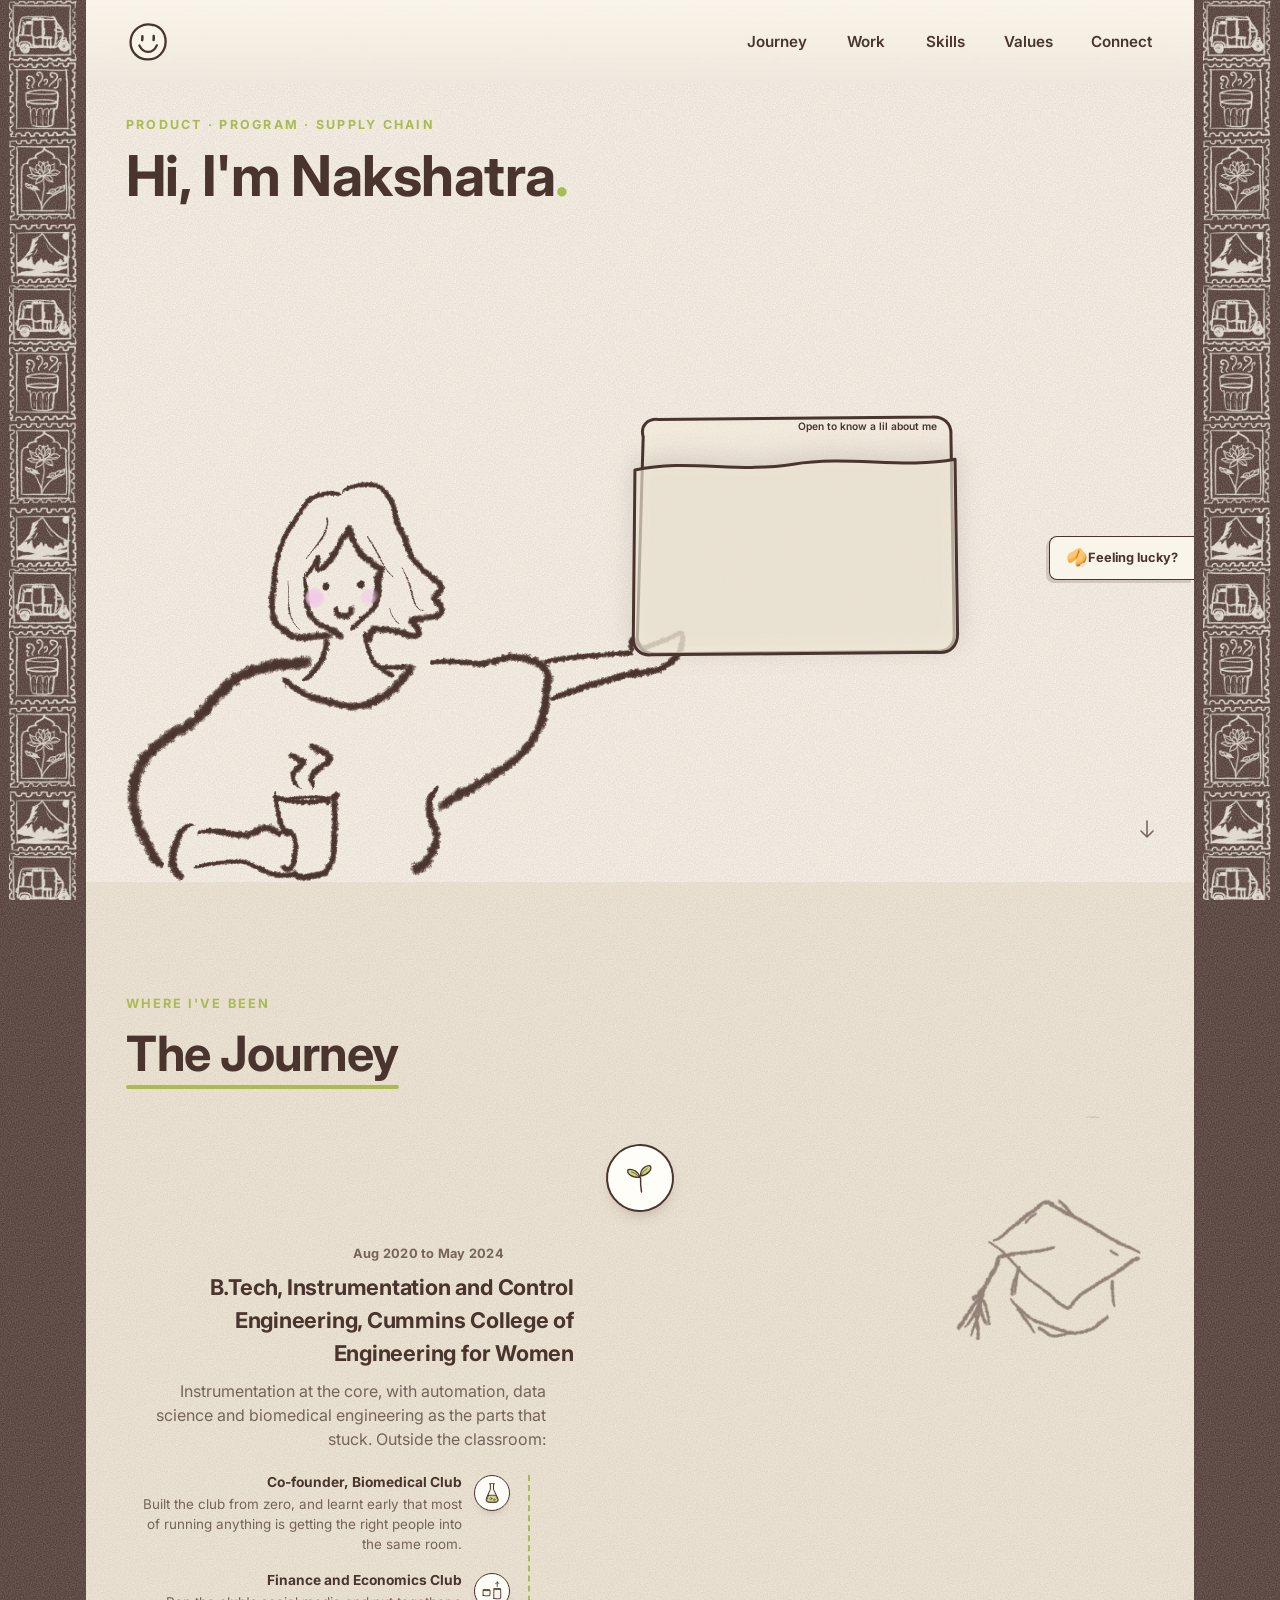
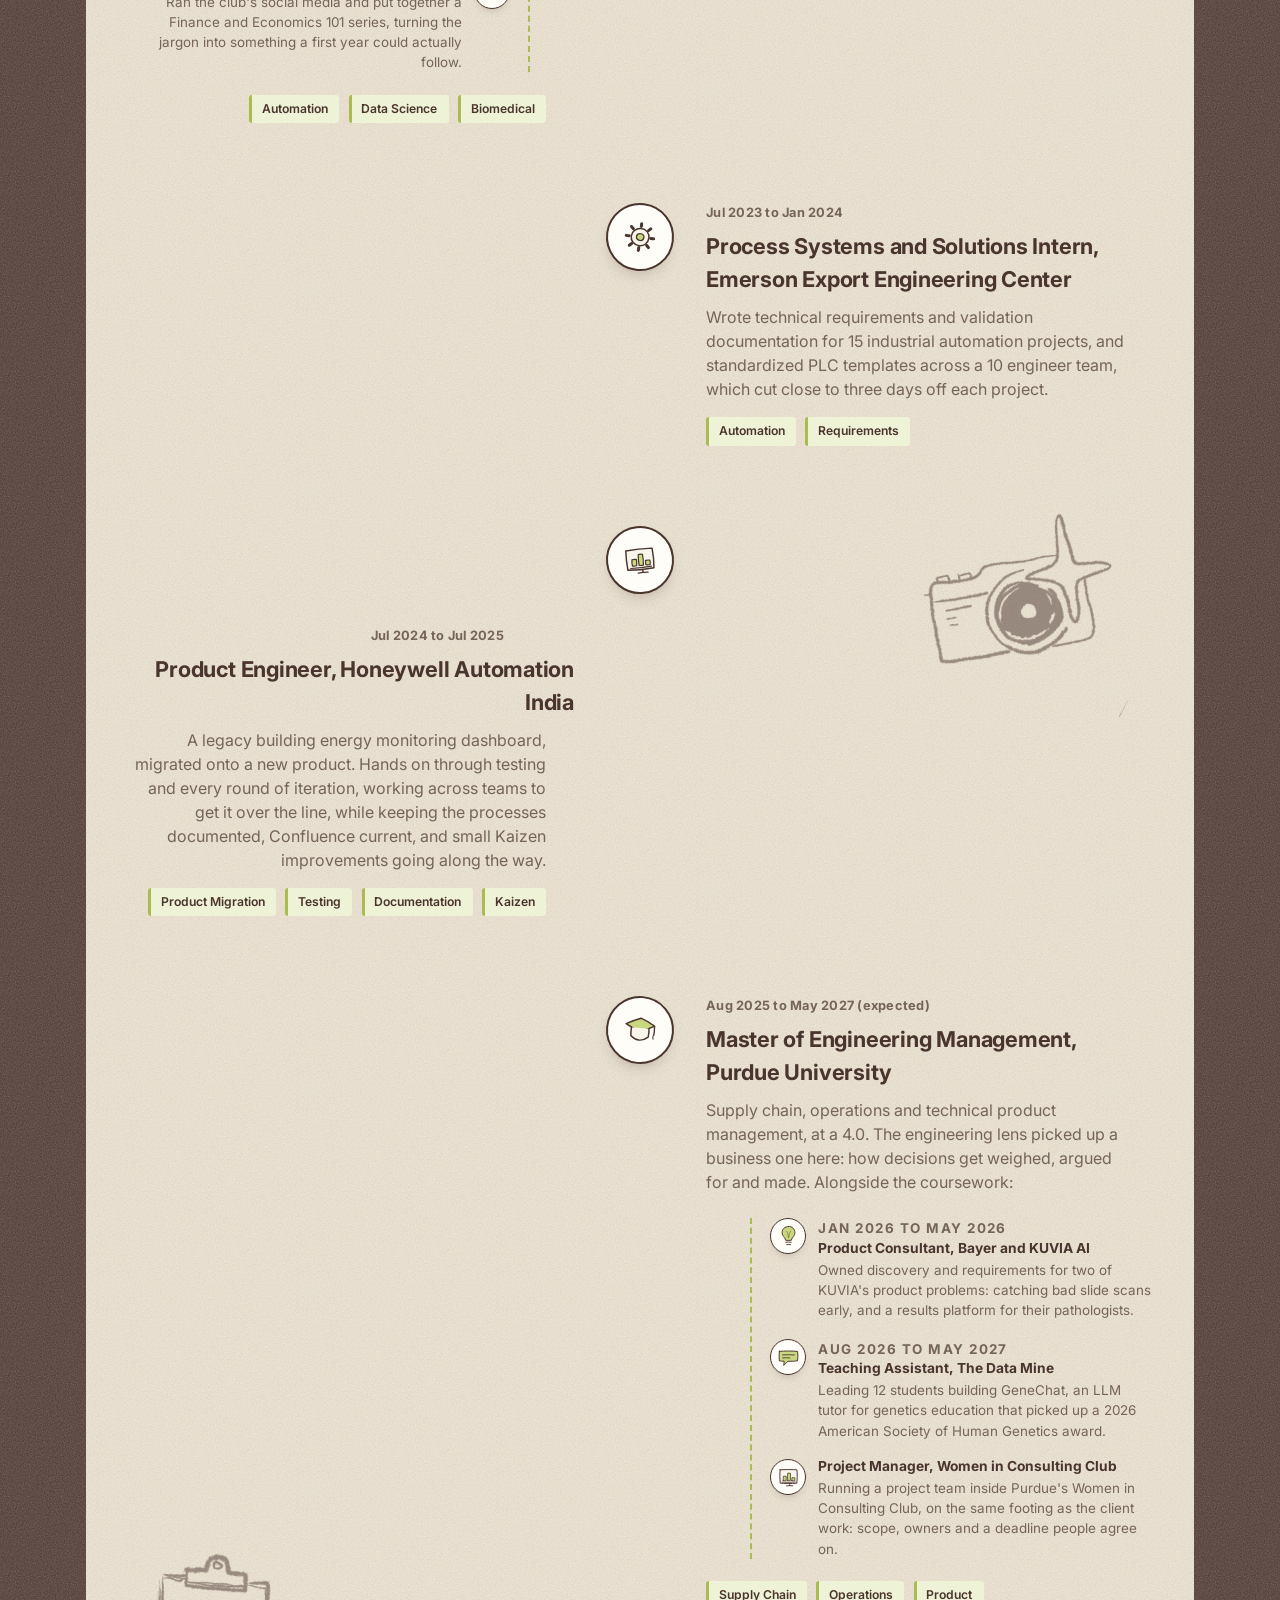
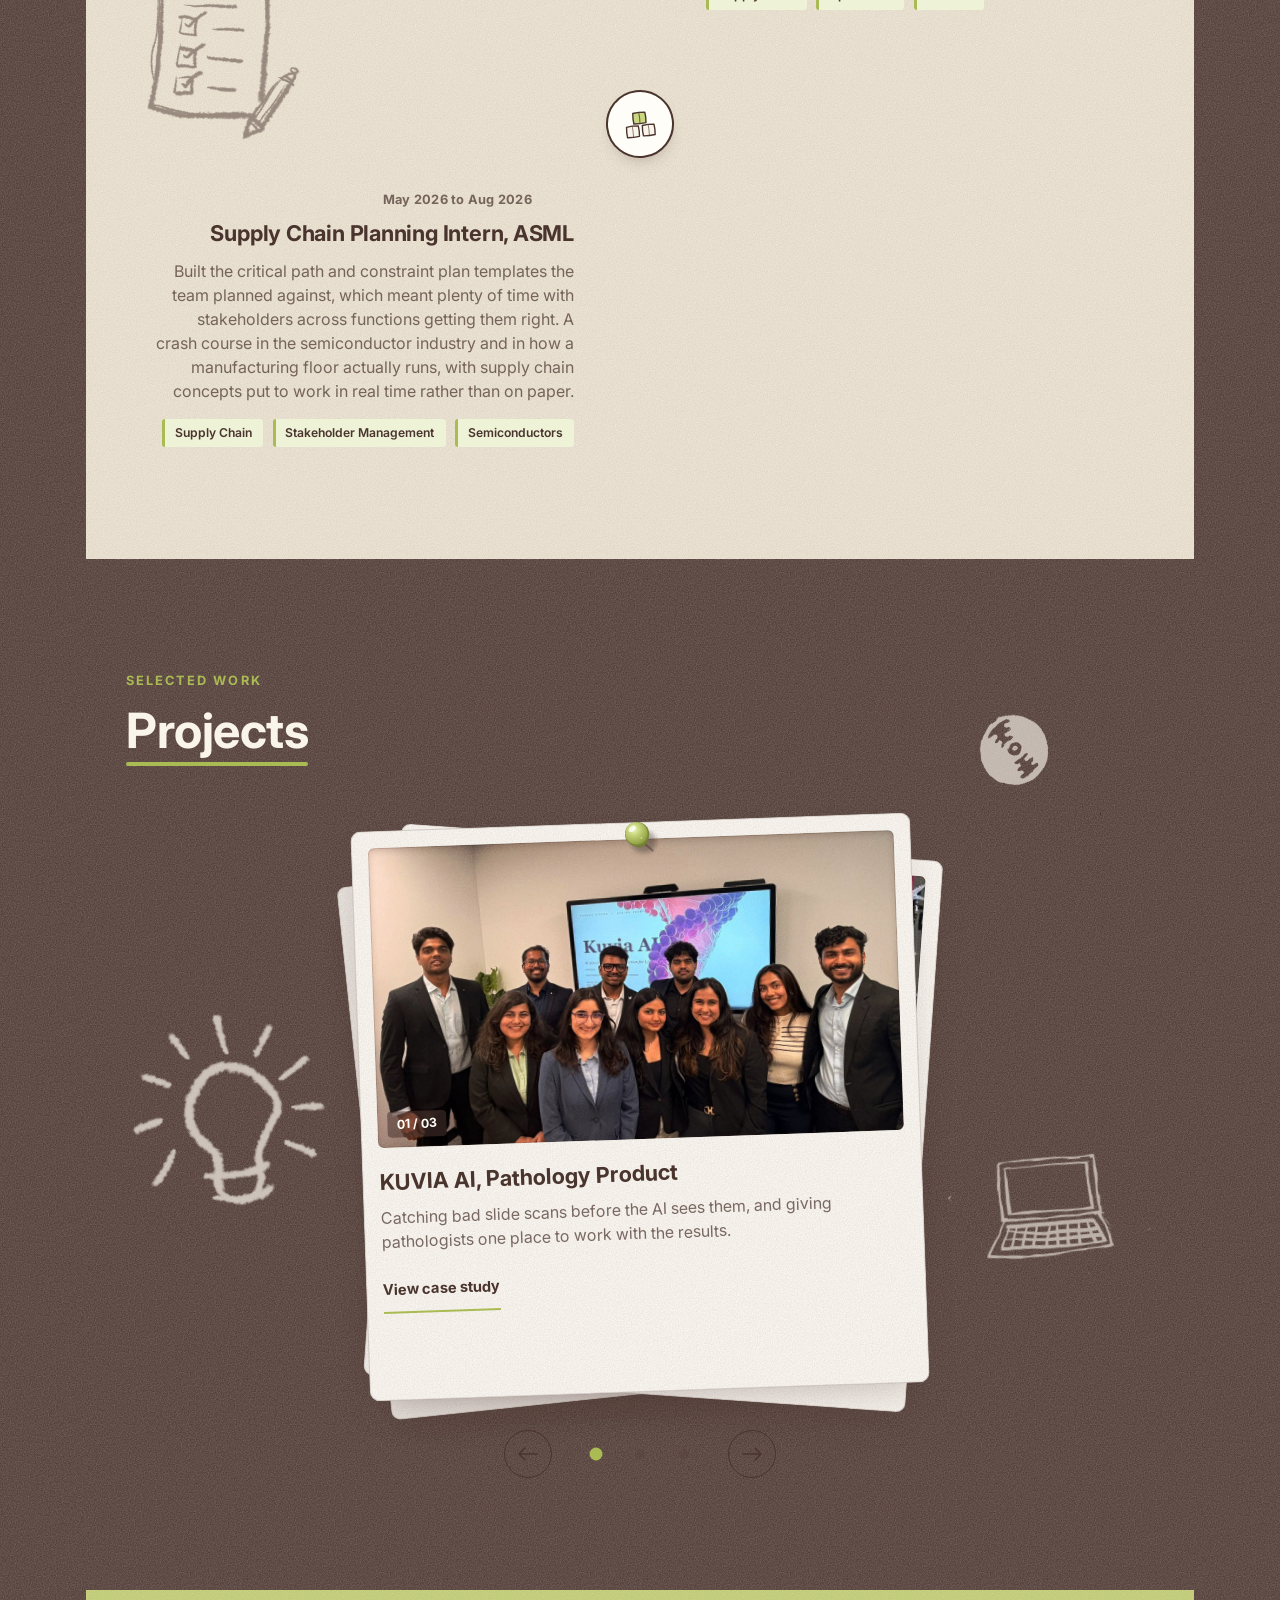
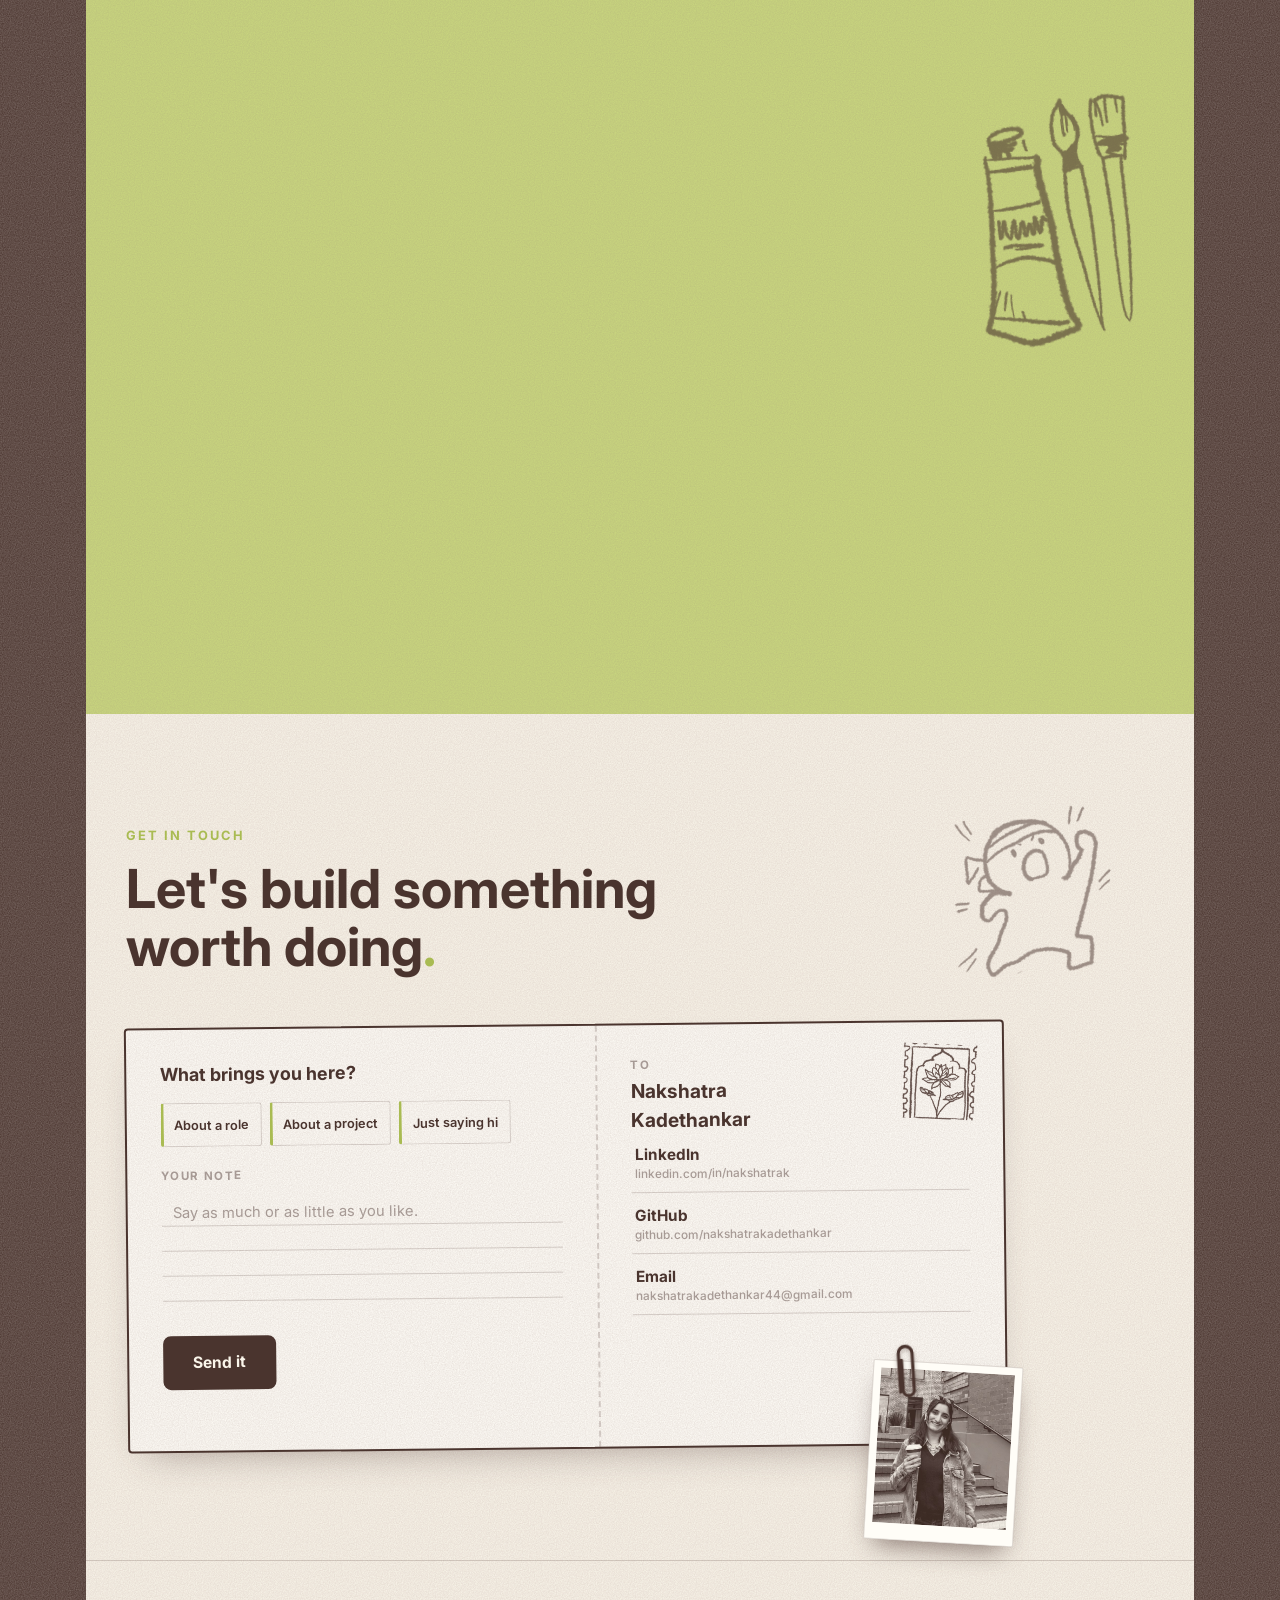
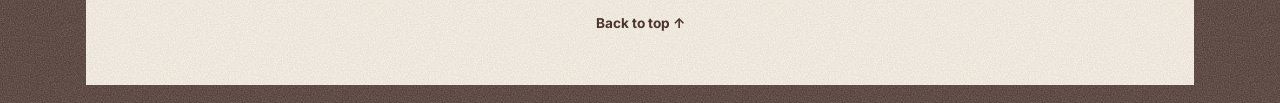
<file: index.html>
<!DOCTYPE html>
<html lang="en">
<head>
<meta charset="UTF-8">
<meta name="viewport" content="width=device-width, initial-scale=1.0">
<title>Nakshatra Kadethankar | Product, Program, Supply Chain</title>
<meta name="description" content="Product, program and supply chain. Engineering Management at Purdue, building things with AI on the side.">

<!-- link previews (LinkedIn, WhatsApp, Slack, iMessage, X). Absolute URLs:
     scrapers do not resolve relative paths. -->
<link rel="canonical" href="https://nakshatra-kadethankar-portfolio.vercel.app/">
<meta property="og:type" content="website">
<meta property="og:site_name" content="Nakshatra Kadethankar">
<meta property="og:url" content="https://nakshatra-kadethankar-portfolio.vercel.app/">
<meta property="og:title" content="Nakshatra Kadethankar | Portfolio">
<meta property="og:description" content="Product, program and supply chain. Engineering Management at Purdue, building things with AI on the side.">
<meta property="og:image" content="https://nakshatra-kadethankar-portfolio.vercel.app/assets/og-image.jpg">
<meta property="og:image:width" content="1200">
<meta property="og:image:height" content="630">
<meta property="og:image:alt" content="Hand-drawn illustration of Nakshatra next to the words Hi, I'm Nakshatra">
<meta name="twitter:card" content="summary_large_image">
<meta name="twitter:title" content="Nakshatra Kadethankar | Portfolio">
<meta name="twitter:description" content="Product, program and supply chain. Engineering Management at Purdue, building things with AI on the side.">
<meta name="twitter:image" content="https://nakshatra-kadethankar-portfolio.vercel.app/assets/og-image.jpg">
<meta name="author" content="Nakshatra Kadethankar">

<link rel="preconnect" href="https://fonts.googleapis.com">
<link rel="preconnect" href="https://fonts.gstatic.com" crossorigin>
<link href="https://fonts.googleapis.com/css2?family=Inter:wght@400;500;600;700&display=swap" rel="stylesheet">

<link rel="icon" href="assets/favicon.svg" type="image/svg+xml">
<link rel="apple-touch-icon" href="assets/apple-touch-icon.png">
<meta name="theme-color" content="#FAF5EA">
<link rel="stylesheet" href="styles.css">
</head>
<body>

<!-- filter used by .polaroid-grain for the film-grain texture overlay -->
<svg width="0" height="0" style="position:absolute" aria-hidden="true">
  <filter id="filmGrain">
    <feTurbulence type="fractalNoise" baseFrequency="0.85" numOctaves="2" stitchTiles="stitch" result="noise"/>
    <feColorMatrix in="noise" type="matrix" values="0 0 0 0 0  0 0 0 0 0  0 0 0 0 0  0 0 0 0.6 0"/>
  </filter>
</svg>

<!-- stamp strips down both frame gutters -->
<div class="frame-strip frame-strip--left" aria-hidden="true"></div>
<div class="frame-strip frame-strip--right" aria-hidden="true"></div>

<!-- scroll progress indicator -->
<div class="scroll-progress" aria-hidden="true"><span id="scrollProgressBar"></span></div>

<!-- ============ NAV ============ -->
<header class="site-nav" id="siteNav">
  <a href="#home" class="nav-logo" aria-label="Nakshatra Kadethankar, back to top"><img src="assets/smile.svg" alt="" aria-hidden="true"></a>

  <nav class="nav-links" id="navLinks">
    <a href="#journey" data-smooth-scroll>Journey<img class="nav-doodle" src="assets/illustrations/nav-journey.png" alt="" aria-hidden="true"></a>
    <a href="#work" data-smooth-scroll>Work<img class="nav-doodle" src="assets/illustrations/nav-work.png" alt="" aria-hidden="true"></a>
    <a href="skills.html">Skills<img class="nav-doodle" src="assets/illustrations/laptop.png" alt="" aria-hidden="true"></a>
    <a href="#values" data-smooth-scroll>Values<img class="nav-doodle" src="assets/illustrations/nav-notes.png" alt="" aria-hidden="true"></a>
    <a href="#connect" data-smooth-scroll>Connect<img class="nav-doodle" src="assets/illustrations/nav-connect.png" alt="" aria-hidden="true"></a>
  </nav>

  <button class="nav-toggle" id="navToggle" aria-label="Open menu" aria-expanded="false" aria-controls="mobileNav">
    <span></span><span></span><span></span>
  </button>
</header>

<!-- ============ MOBILE NAV OVERLAY ============ -->
<div class="mobile-nav" id="mobileNav">
  <a href="#journey" class="mobile-link">Journey<img class="mobile-doodle" src="assets/illustrations/nav-journey.png" alt="" aria-hidden="true"></a>
  <a href="#work" class="mobile-link">Work<img class="mobile-doodle" src="assets/illustrations/nav-work.png" alt="" aria-hidden="true"></a>
  <a href="skills.html" class="mobile-link">Skills<img class="mobile-doodle" src="assets/illustrations/laptop.png" alt="" aria-hidden="true"></a>
  <a href="#values" class="mobile-link">Values<img class="mobile-doodle" src="assets/illustrations/nav-notes.png" alt="" aria-hidden="true"></a>
  <a href="#connect" class="mobile-link">Connect<img class="mobile-doodle" src="assets/illustrations/nav-connect.png" alt="" aria-hidden="true"></a>
</div>

<!-- hidden easter egg tab, intentionally not in main nav -->
<a href="fortune.html" class="fortune-tab" id="fortuneTab" aria-label="A little something extra">
  <span class="fortune-emoji" aria-hidden="true">🥠</span>
  <span class="fortune-label">Feeling lucky?</span>
</a>

<main>

  <!-- ============ HERO ============ -->
  <section id="home" class="hero">
    <div class="hero-inner">

      <div class="hero-intro">
        <p class="hero-eyebrow reveal">Product &middot; Program &middot; Supply Chain</p>
        <h1 class="hero-title reveal">Hi, I'm Nakshatra<span class="accent-dot">.</span></h1>
      </div>

      <div class="hero-figure-wrap reveal">
        <img class="hero-figure" src="assets/illustrations/hero-figure.png"
             alt="Hand-drawn illustration of Nakshatra holding a mug, one hand held out">

        <!-- folder sits in her outstretched palm (measured at 44.6% down the art) -->
        <div class="folder-stage">

          <button class="folder" id="introFolder" aria-label="Open to know a little about me" aria-expanded="false" aria-controls="introOverlay">
            <!-- shapes are hand-wobbled paths rather than CSS rectangles, so the
                 edges read as brush strokes next to her drawing -->
            <span class="folder-back" aria-hidden="true">
              <svg viewBox="0 0 400 300" preserveAspectRatio="none">
                <path d="M16,30 C12,16 22,8 34,9 L366,6 C380,5 390,14 389,28 L393,268 C394,283 384,291 370,290 L32,293 C18,294 8,285 9,271 Z"
                  vector-effect="non-scaling-stroke"/>
              </svg>
            </span>
            <span class="folder-front" aria-hidden="true">
              <svg viewBox="0 0 400 264" preserveAspectRatio="none">
                <path d="M6,34 C68,20 132,38 198,27 C264,16 332,33 394,21 L397,230 C398,247 388,256 374,255 L26,258 C12,259 3,250 4,236 Z"
                  vector-effect="non-scaling-stroke"/>
              </svg>
            </span>
            <span class="folder-open" aria-hidden="true">Open to know a lil about me</span>
          </button>
        </div>
      </div>

    </div>

    <span class="scroll-hint scroll-hint-right" aria-hidden="true">
      <svg width="14" height="20" viewBox="0 0 14 20" fill="none"><path d="M7 1v16M1 11l6 6 6-6" stroke="currentColor" stroke-width="1.6" stroke-linecap="round" stroke-linejoin="round"/></svg>
    </span>
  </section>

  <!-- ============ JOURNEY ============ -->
  <section id="journey" class="section journey">
    <img class="deco" src="assets/illustrations/checklist.png" alt="" aria-hidden="true"
           style="--x:6%;--y:79%;--size:150px;--r:6deg;--op:0.5;">
    <img class="deco" src="assets/illustrations/camera.png" alt="" aria-hidden="true"
           style="--x:76%;--y:43%;--size:190px;--r:-7deg;--op:0.5;">
    <img class="deco" src="assets/illustrations/grad-cap.png" alt="" aria-hidden="true"
           style="--x:80%;--y:8%;--size:172px;--r:9deg;--op:0.55;">
    <div class="section-inner">
      <div class="section-head">
        <p class="eyebrow reveal">Where I've been</p>
        <h2 class="section-title reveal">The Journey</h2>
      </div>

      <div class="journey-path">
        <!-- Whimsical curvy trail, not a literal map. Approximate alignment only: re-check
             this SVG against the flex-positioned icons whenever the layout changes. -->
        <svg class="timeline__path" viewBox="0 0 100 100" preserveAspectRatio="none" aria-hidden="true">
          <path d="M50,2 Q 58,10 50,18 Q 42,26 50,34 Q 58,42 50,50 Q 42,58 50,66 Q 58,74 50,82 Q 42,90 50,98"
            fill="none" stroke="#4A342E" stroke-width="0.5" stroke-dasharray="1.6 2.2" stroke-linecap="round" vector-effect="non-scaling-stroke"/>
        </svg>
        <div class="timeline__spine" aria-hidden="true"></div>

        <div class="journey-item side-left">
          <div class="journey-icon" aria-hidden="true">
            <img src="assets/illustrations/plant.svg" alt="" width="64" height="64">
          </div>
          <div class="journey-text">
            <p class="timeline-date">Aug 2020 to May 2024</p>
            <h3>B.Tech, Instrumentation and Control Engineering, Cummins College of Engineering for Women</h3>
            <p>Instrumentation at the core, with automation, data science and biomedical engineering as the parts that stuck. Outside the classroom:</p>
            <ul class="journey-sub">
              <li>
                <img class="journey-sub-icon" src="assets/illustrations/flask.svg" alt="" width="64" height="64" aria-hidden="true">
                <div class="journey-sub-body">
                  <h4>Co-founder, Biomedical Club</h4>
                  <p>Built the club from zero, and learnt early that most of running anything is
                    getting the right people into the same room.</p>
                </div>
              </li>
              <li>
                <img class="journey-sub-icon" src="assets/illustrations/coins.svg" alt="" width="64" height="64" aria-hidden="true">
                <div class="journey-sub-body">
                  <h4>Finance and Economics Club</h4>
                  <p>Ran the club's social media and put together a Finance and Economics 101
                    series, turning the jargon into something a first year could actually follow.</p>
                </div>
              </li>
            </ul>
            <div class="tag-row"><span class="tag">Automation</span><span class="tag">Data Science</span><span class="tag">Biomedical</span></div>
          </div>
        </div>

        <div class="journey-item side-right">
          <div class="journey-icon" aria-hidden="true">
            <img src="assets/illustrations/gear.svg" alt="" width="64" height="64">
          </div>
          <div class="journey-text">
            <p class="timeline-date">Jul 2023 to Jan 2024</p>
            <h3>Process Systems and Solutions Intern, Emerson Export Engineering Center</h3>
            <p>Wrote technical requirements and validation documentation for 15 industrial automation projects, and standardized PLC templates across a 10 engineer team, which cut close to three days off each project.</p>
            <div class="tag-row"><span class="tag">Automation</span><span class="tag">Requirements</span></div>
          </div>
        </div>

        <div class="journey-item side-left">
          <div class="journey-icon" aria-hidden="true">
            <img src="assets/illustrations/chart.svg" alt="" width="64" height="64">
          </div>
          <div class="journey-text">
            <p class="timeline-date">Jul 2024 to Jul 2025</p>
            <h3>Product Engineer, Honeywell Automation India</h3>
            <p>A legacy building energy monitoring dashboard, migrated onto a new product. Hands on through testing and every round of iteration, working across teams to get it over the line, while keeping the processes documented, Confluence current, and small Kaizen improvements going along the way.</p>
            <div class="tag-row"><span class="tag">Product Migration</span><span class="tag">Testing</span><span class="tag">Documentation</span><span class="tag">Kaizen</span></div>
          </div>
        </div>

        <div class="journey-item side-right">
          <div class="journey-icon" aria-hidden="true">
            <img src="assets/illustrations/cap.svg" alt="" width="64" height="64">
          </div>
          <div class="journey-text">
            <p class="timeline-date">Aug 2025 to May 2027 (expected)</p>
            <h3>Master of Engineering Management, Purdue University</h3>
            <p>Supply chain, operations and technical product management, at a 4.0. The engineering lens picked up a business one here: how decisions get weighed, argued for and made. Alongside the coursework:</p>
            <ul class="journey-sub">
              <li>
                <img class="journey-sub-icon" src="assets/illustrations/bulb.svg" alt="" width="64" height="64" aria-hidden="true">
                <div class="journey-sub-body">
                  <p class="journey-sub-date">Jan 2026 to May 2026</p>
                  <h4>Product Consultant, Bayer and KUVIA AI</h4>
                  <p>Owned discovery and requirements for two of KUVIA's product problems: catching bad slide scans early, and a results platform for their pathologists.</p>
                </div>
              </li>
              <li>
                <img class="journey-sub-icon" src="assets/illustrations/chat.svg" alt="" width="64" height="64" aria-hidden="true">
                <div class="journey-sub-body">
                  <p class="journey-sub-date">Aug 2026 to May 2027</p>
                  <h4>Teaching Assistant, The Data Mine</h4>
                  <p>Leading 12 students building GeneChat, an LLM tutor for genetics education that picked up a 2026 American Society of Human Genetics award.</p>
                </div>
              </li>
              <li>
                <img class="journey-sub-icon" src="assets/illustrations/chart.svg" alt="" width="64" height="64" aria-hidden="true">
                <div class="journey-sub-body">
                  <h4>Project Manager, Women in Consulting Club</h4>
                  <p>Running a project team inside Purdue's Women in Consulting Club, on the
                    same footing as the client work: scope, owners and a deadline people agree on.</p>
                </div>
              </li>
            </ul>
            <div class="tag-row"><span class="tag">Supply Chain</span><span class="tag">Operations</span><span class="tag">Product</span></div>
          </div>
        </div>

        <div class="journey-item side-left">
          <div class="journey-icon" aria-hidden="true">
            <img src="assets/illustrations/boxes.svg" alt="" width="64" height="64">
          </div>
          <div class="journey-text">
            <p class="timeline-date">May 2026 to Aug 2026</p>
            <h3>Supply Chain Planning Intern, ASML</h3>
            <p>Built the critical path and constraint plan templates the team planned against, which meant plenty of time with stakeholders across functions getting them right. A crash course in the semiconductor industry and in how a manufacturing floor actually runs, with supply chain concepts put to work in real time rather than on paper.</p>
            <div class="tag-row"><span class="tag">Supply Chain</span><span class="tag">Stakeholder Management</span><span class="tag">Semiconductors</span></div>
          </div>
        </div>
      </div>
    </div>
  </section>

  <!-- ============ WORK ============ -->
  <section id="work" class="section work section--brown">
    <div class="band" aria-hidden="true"></div>
    <img class="deco" src="assets/illustrations/lightbulb.png" alt="" aria-hidden="true"
           style="--x:4%;--y:44%;--size:195px;--r:-6deg;--op:0.7;">
    <img class="deco" src="assets/illustrations/laptop.png" alt="" aria-hidden="true"
           style="--x:78%;--y:58%;--size:200px;--r:-5deg;--op:0.6;">
    <img class="deco" src="assets/illustrations/wow.png" alt="" aria-hidden="true"
           style="--x:81%;--y:9%;--size:162px;--r:8deg;--op:0.65;">
    <div class="section-inner">
      <div class="section-head">
        <p class="eyebrow reveal">Selected work</p>
        <h2 class="section-title reveal">Projects</h2>
      </div>

      <div class="polaroid-stage reveal reveal-2">
        <div class="polaroid-stack" id="polaroidStack">

          <article class="polaroid" data-project="p2" style="--tape:#4A342E;">
            <button class="polaroid-photo" type="button" style="background-image:url('assets/photos/case-kuvia.jpg');" data-open-modal="p2" aria-label="Open case study: KUVIA AI, Pathology Product">
              <span class="polaroid-grain" aria-hidden="true"></span>
              <span class="polaroid-index">01 / 03</span>
            </button>
            <div class="polaroid-caption">
              <h3 class="polaroid-title">KUVIA AI, Pathology Product</h3>
              <p class="polaroid-summary">Catching bad slide scans before the AI sees them, and giving pathologists one place to work with the results.</p>
              <button class="polaroid-cta" type="button" data-open-modal="p2">View case study</button>
            </div>
          </article>

          <article class="polaroid" data-project="p1" style="--tape:#C9D77E;">
            <button class="polaroid-photo" type="button" style="background-image:url('assets/photos/case-boeing.jpg');" data-open-modal="p1" aria-label="Open case study: Boeing 737 MAX Supply Chain Strategy">
              <span class="polaroid-grain" aria-hidden="true"></span>
              <span class="polaroid-index">02 / 03</span>
            </button>
            <div class="polaroid-caption">
              <h3 class="polaroid-title">Boeing 737 MAX Supply Chain Strategy</h3>
              <p class="polaroid-summary">Where a capped production rate and a long supplier network tie up billions in working capital, and what it would take to unlock it.</p>
              <button class="polaroid-cta" type="button" data-open-modal="p1">View case study</button>
            </div>
          </article>

          <article class="polaroid" data-project="p6" style="--tape:#4A342E;">
            <button class="polaroid-photo" type="button" style="background-image:url('assets/photos/case-spotify.jpg');" data-open-modal="p6" aria-label="Open case study: Aux Cord Diagnosis">
              <span class="polaroid-grain" aria-hidden="true"></span>
              <span class="polaroid-index">03 / 03</span>
            </button>
            <div class="polaroid-caption">
              <h3 class="polaroid-title">Aux Cord Diagnosis</h3>
              <p class="polaroid-summary">A Spotify login, your real top tracks, and Claude writing you a mock medical report about your taste in music.</p>
              <button class="polaroid-cta" type="button" data-open-modal="p6">View case study</button>
            </div>
          </article>
        </div>

        <div class="polaroid-controls">
          <button class="icon-btn" id="prevSlide" aria-label="Previous project">
            <svg width="20" height="14" viewBox="0 0 20 14" fill="none"><path d="M19 7H1M1 7l6-6M1 7l6 6" stroke="currentColor" stroke-width="1.6" stroke-linecap="round" stroke-linejoin="round"/></svg>
          </button>
          <div class="carousel-dots" id="carouselDots" role="tablist" aria-label="Project slides"></div>
          <button class="icon-btn" id="nextSlide" aria-label="Next project">
            <svg width="20" height="14" viewBox="0 0 20 14" fill="none"><path d="M1 7h18M13 1l6 6-6 6" stroke="currentColor" stroke-width="1.6" stroke-linecap="round" stroke-linejoin="round"/></svg>
          </button>
        </div>
      </div>
    </div>
  </section>

  <!-- ============ CASE STUDY TEMPLATES (cloned into the modal by script.js) ============ -->
  <template id="project-p1">
    <p class="modal-eyebrow">Graduate project &middot; Purdue University</p>
    <h3>Boeing 737 MAX Supply Chain Strategy</h3>
    <div class="case-grid">
      <div><h4>Problem</h4><p>The 737 MAX was producing well under demand, with cost and working capital locked up across a supplier network long enough that no single team could see all of it at once.</p></div>
      <div><h4>Approach</h4><p>Mapped the supply chain end to end to find where sourcing and cost reduction were genuinely available, not just assumed, and built the improvement strategy around those points.</p></div>
      <div><h4>Outcome</h4><p>A strategy projecting 6 billion dollars in working capital reduction, with a KPI roadmap toward 52 units a month.</p></div>
    </div>
    <div class="tag-row"><span class="tag">Supply Chain Strategy</span><span class="tag">Aerospace</span></div>
  </template>

  <template id="project-p2">
    <p class="modal-eyebrow">Product Consultant &middot; Bayer and KUVIA AI</p>
    <h3>KUVIA AI, Pathology Product</h3>
    <div class="case-grid">
      <div><h4>Problem</h4><p>KUVIA is an Argentine healthtech startup whose AI reads digitized biopsy slides and predicts cancer biomarkers in minutes. Two gaps stood between the model and clinical use: bad scans were slipping into the pipeline and getting caught late, and pathologists had no single place to review results. The question was what each fix had to be for people to actually use it.</p></div>
      <div><h4>Approach</h4><p>Owned discovery and requirements across both workstreams inside a six person cross functional team: interviews with 12 oncology stakeholders, a 21 billion dollar market sizing and a benchmark of 8 competitors, all rolled into one product requirements document. When scope kept reopening, every decision went back to that document.</p></div>
      <div><h4>Outcome</h4><p>A requirements document covering 5 features across the two workstreams. From it came automated slide quality control that catches around 15 percent more unusable whole slide images before they reach the model, and a results platform now in pathologists' hands, with their usage and feedback setting the next round of priorities.</p></div>
    </div>
    <p class="case-links">
      <a href="https://www.kuvia.ai" target="_blank" rel="noopener">KUVIA AI</a>
    </p>
    <div class="tag-row"><span class="tag">Product Management</span><span class="tag">Digital Pathology</span><span class="tag">Healthcare AI</span></div>
  </template>

  <template id="project-p6">
    <p class="modal-eyebrow">Side project &middot; Built and shipped</p>
    <h3>Aux Cord Diagnosis</h3>
    <div class="case-grid">
      <div><h4>Problem</h4><p>Spotify Wrapped only comes once a year, and it's always nice to you. Meanwhile everyone has opinions about their friends' music taste, and nobody says them out loud. Aux Cord Diagnosis says it for you, any time: log in with Spotify, and it reads your top tracks and writes a fake medical report on what's wrong with your taste, roasting you along the way.</p></div>
      <div><h4>Approach</h4><p>Spotify OAuth pulls your real top tracks and audio features, then a prompt sends that pattern to Claude and gets structured JSON back, which the page renders as a mock medical chart. Serverless functions on Vercel, with both API keys held server side so nothing sensitive reaches the browser.</p></div>
      <div><h4>Outcome</h4><p>Live and working. The interesting part turned out to be the prompt, not the plumbing: early versions just read your artists back to you, which was boring, so the model is now constrained to infer the vibe from the pattern and never name a track. That single rule is what made it funny.</p></div>
    </div>
    <p class="case-links">
      <a href="https://aux-cord-diagnosis.vercel.app" target="_blank" rel="noopener">Try it live</a>
      <a href="https://github.com/nakshatrakadethankar/aux-cord-diagnosis" target="_blank" rel="noopener">Source on GitHub</a>
    </p>
    <div class="tag-row"><span class="tag">Spotify API</span><span class="tag">Claude API</span><span class="tag">Vercel</span></div>
  </template>

  <!-- ============ INTRO DIALOG (opened from the hero folder) ============ -->
  <div class="intro-overlay" id="introOverlay" hidden>
    <div class="intro-dialog" id="introDialog" role="dialog" aria-modal="true"
         aria-label="About me">
    <button class="intro-dialog-close" id="introDialogClose" type="button" aria-label="Close">
    <svg width="14" height="14" viewBox="0 0 16 16" fill="none"><path d="M2 2l12 12M14 2L2 14" stroke="currentColor" stroke-width="2" stroke-linecap="round"/></svg>
    </button>
    <p class="intro-dialog-eyebrow">Inside the folder</p>
    <dl class="intro-dialog-list">
    <div>
    <dt>In short</dt>
    <dd>Creative, empathetic and always hungry to learn. Happiest trying a new way
    of doing something, and at my best in a room full of people throwing ideas
    around and building on each other's.</dd>
    </div>
    <div>
    <dt>Currently learning</dt>
    <dd>AI, properly. Not just using it, but understanding what it's good at and
    where it breaks, mostly by building small things with it.</dd>
    </div>
    <div>
    <dt>About this site</dt>
    <dd>Part portfolio, part sketchbook. New projects and experiments land here as
    they happen, so it keeps growing as I do.</dd>
    </div>
    </dl>
    </div>
  </div>

  <!-- ============ CASE STUDY MODAL ============ -->
  <div class="modal-overlay" id="modalOverlay" hidden>
    <div class="modal" role="dialog" aria-modal="true" aria-labelledby="modalHeading" id="modal">
      <button class="icon-btn modal-close" id="modalClose" aria-label="Close case study">
        <svg width="16" height="16" viewBox="0 0 16 16" fill="none"><path d="M2 2l12 12M14 2L2 14" stroke="currentColor" stroke-width="1.8" stroke-linecap="round"/></svg>
      </button>
      <div id="modalBody"></div>
    </div>
  </div>

  <!-- ============ NOTES ============ -->
  <section id="values" class="section notes">
    <img class="deco" src="assets/illustrations/paint-brushes.png" alt="" aria-hidden="true"
           style="--x:80%;--y:15%;--size:168px;--r:-7deg;--op:0.6;">
    <div class="section-inner">
      <div class="section-head">
        <p class="eyebrow reveal">Values</p>
        <h2 class="section-title reveal">Things I Look For</h2>
      </div>

      <div class="corkboard reveal" id="corkboard">
        <div class="pinboard-ruler pinboard-ruler--top" id="rulerTop" aria-hidden="true"></div>
        <div class="pinboard-ruler pinboard-ruler--left" id="rulerLeft" aria-hidden="true"></div>
        <span class="pinboard-cross" style="left:22%;top:28%;" aria-hidden="true"></span>
        <span class="pinboard-cross" style="left:78%;top:18%;" aria-hidden="true"></span>
        <span class="pinboard-cross" style="left:88%;top:70%;" aria-hidden="true"></span>
        <span class="pinboard-cross" style="left:14%;top:82%;" aria-hidden="true"></span>

        <div class="sticky" data-pin="sage" style="--x:4%;--y:9%;--r:-5deg;">Mentors who explain the why, not just the what.</div>
        <div class="sticky" data-pin="terracotta" style="--x:29%;--y:5%;--r:3deg;">Room to ask the question everyone is thinking.</div>
        <div class="sticky" data-pin="sage" style="--x:54%;--y:10%;--r:-3deg;">Honest feedback over comfortable feedback.</div>
        <div class="sticky" data-pin="terracotta" style="--x:79%;--y:6%;--r:4deg;">Space to get it wrong the first time.</div>
        <div class="sticky" data-pin="sage" style="--x:4%;--y:52%;--r:4deg;">Different minds in the room, better calls out of it.</div>
        <div class="sticky" data-pin="terracotta" style="--x:29%;--y:56%;--r:-4deg;">Being the least experienced person at the table.</div>
        <div class="sticky" data-pin="sage" style="--x:54%;--y:51%;--r:3deg;">Passing the explanation on to the next person.</div>
        <div class="sticky" data-pin="terracotta" style="--x:79%;--y:55%;--r:-3deg;">A team that can still laugh at 6pm on a Friday.</div>
      </div>
    </div>
  </section>

  <!-- ============ CONNECT ============ -->
  <section id="connect" class="section connect">
    <img class="deco" src="assets/illustrations/celebrate.png" alt="" aria-hidden="true"
           style="--x:78%;--y:6%;--size:170px;--r:-5deg;--op:0.5;">
    <div class="section-inner">
      <p class="eyebrow reveal">Get in touch</p>
      <h2 class="connect-title reveal">Let's build something worth doing<span class="accent-dot">.</span></h2>

      <div class="postcard reveal" id="postcard">
        <!-- clipped to the top right corner, half off the card -->
        <div class="postcard-snap">
          <img src="assets/photos/postcard-photo.jpg" alt="Nakshatra Kadethankar">
          <svg class="postcard-clip" viewBox="0 0 40 96" aria-hidden="true">
            <path d="M10 80 L10 24 A10 10 0 0 1 30 24 L30 78 A8 8 0 0 1 14 78 L14 34"
                  fill="none" stroke="currentColor" stroke-width="4.5"
                  stroke-linecap="round" stroke-linejoin="round"/>
          </svg>
        </div>
        <!-- left: what you want to say -->
        <div class="postcard-message">
          <p class="postcard-prompt">What brings you here?</p>
          <div class="reason-tags" role="group" aria-label="Reason for getting in touch">
            <button type="button" class="reason-tag" data-subject="About a role">About a role</button>
            <button type="button" class="reason-tag" data-subject="About a project">About a project</button>
            <button type="button" class="reason-tag" data-subject="Just saying hi">Just saying hi</button>
          </div>

          <label class="postcard-label" for="postcardNote">Your note</label>
          <textarea id="postcardNote" class="postcard-note" rows="4"
            placeholder="Say as much or as little as you like."></textarea>

          <button type="button" class="btn btn-primary postcard-send" id="postcardSend">Send it</button>
          <p class="postcard-status" id="postcardStatus" role="status" aria-live="polite"></p>
        </div>

        <!-- right: the address side -->
        <div class="postcard-address">
          <span class="postcard-franking" aria-hidden="true">
            <img class="postcard-stamp" src="assets/illustrations/stamp-ink.png" alt="">
            <span class="postcard-postmark">POSTED</span>
          </span>

          <p class="postcard-to">To</p>
          <p class="postcard-name">Nakshatra Kadethankar</p>

          <ul class="postcard-links">
            <li>
              <a href="https://www.linkedin.com/in/nakshatrak" target="_blank" rel="noopener">
                LinkedIn
                <span class="postcard-link-sub">linkedin.com/in/nakshatrak</span>
              </a>
            </li>
            <li>
              <a href="https://github.com/nakshatrakadethankar" target="_blank" rel="noopener">
                GitHub
                <span class="postcard-link-sub">github.com/nakshatrakadethankar</span>
              </a>
            </li>
            <li>
              <button type="button" class="postcard-copy" id="emailCard"
                data-email="nakshatrakadethankar44@gmail.com">
                Email
                <span class="postcard-link-sub" id="emailCardSub">nakshatrakadethankar44@gmail.com</span>
              </button>
            </li>
          </ul>
        </div>
      </div>
    </div>
  </section>

</main>

<footer class="site-footer">
  <a href="#home" data-smooth-scroll>Back to top &uarr;</a>
</footer>

<script src="script.js"></script>
</body>
</html>
</file>
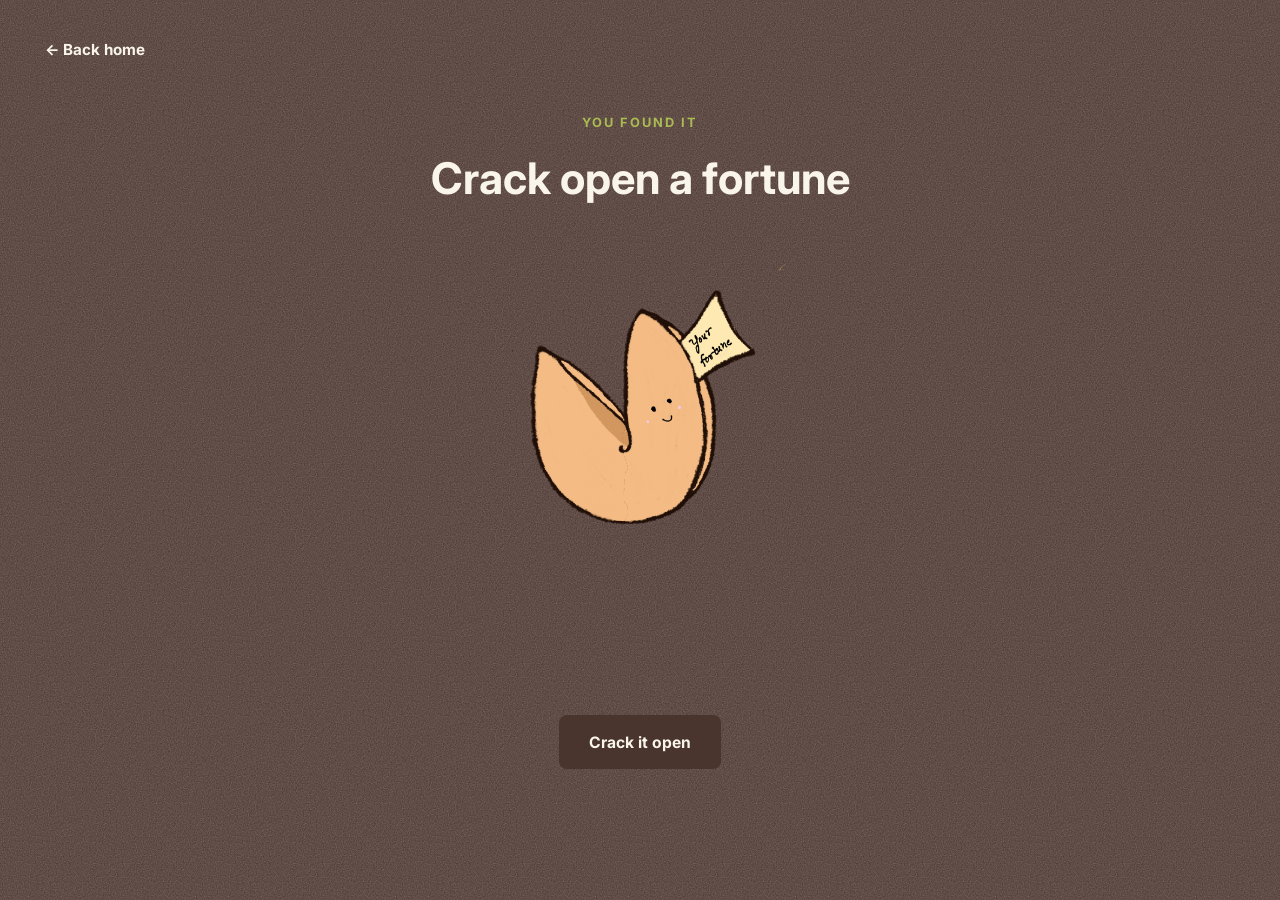
<file: fortune.html>
<!DOCTYPE html>
<html lang="en">
<head>
<meta charset="UTF-8">
<meta name="viewport" content="width=device-width, initial-scale=1.0">
<title>A Little Something Extra</title>
<meta name="robots" content="noindex">

<link rel="preconnect" href="https://fonts.googleapis.com">
<link rel="preconnect" href="https://fonts.gstatic.com" crossorigin>
<link href="https://fonts.googleapis.com/css2?family=Inter:wght@400;500;600;700&display=swap" rel="stylesheet">

<link rel="icon" href="assets/favicon.svg" type="image/svg+xml">
<link rel="apple-touch-icon" href="assets/apple-touch-icon.png">
<meta name="theme-color" content="#FAF5EA">
<link rel="stylesheet" href="styles.css">
</head>
<body class="fortune-page">

<a href="index.html#home" class="fortune-back" data-cursor="link">&larr; Back home</a>

<main class="fortune-main">
  <p class="eyebrow">You found it</p>
  <h1 class="fortune-heading">Crack open a fortune</h1>

  <div class="shell-wrap" id="shellWrap">
    <img class="shell-piece shell-piece--left" src="assets/illustrations/shell-half-left.png" alt="" aria-hidden="true">
    <img class="shell-piece shell-piece--right" src="assets/illustrations/shell-half-right.png" alt="" aria-hidden="true">
    <span class="crumb" style="--dx:-74px;--dy:52px;--cr:-140deg;--cd:0.02s;" aria-hidden="true"></span>
    <span class="crumb" style="--dx:-46px;--dy:78px;--cr:120deg;--cd:0.06s;" aria-hidden="true"></span>
    <span class="crumb" style="--dx:-12px;--dy:92px;--cr:-90deg;--cd:0.00s;" aria-hidden="true"></span>
    <span class="crumb" style="--dx:34px;--dy:84px;--cr:160deg;--cd:0.08s;" aria-hidden="true"></span>
    <span class="crumb" style="--dx:68px;--dy:60px;--cr:-110deg;--cd:0.04s;" aria-hidden="true"></span>
    <span class="crumb" style="--dx:88px;--dy:24px;--cr:200deg;--cd:0.10s;" aria-hidden="true"></span>
  </div>

  <div class="fortune-slip" id="fortuneSlip">
    <p id="fortuneText" role="status" aria-live="polite">Your fortune awaits.</p>
  </div>

  <button class="btn btn-primary" id="crackBtn">Crack it open</button>
</main>

<script src="fortune.js"></script>
</body>
</html>
</file>
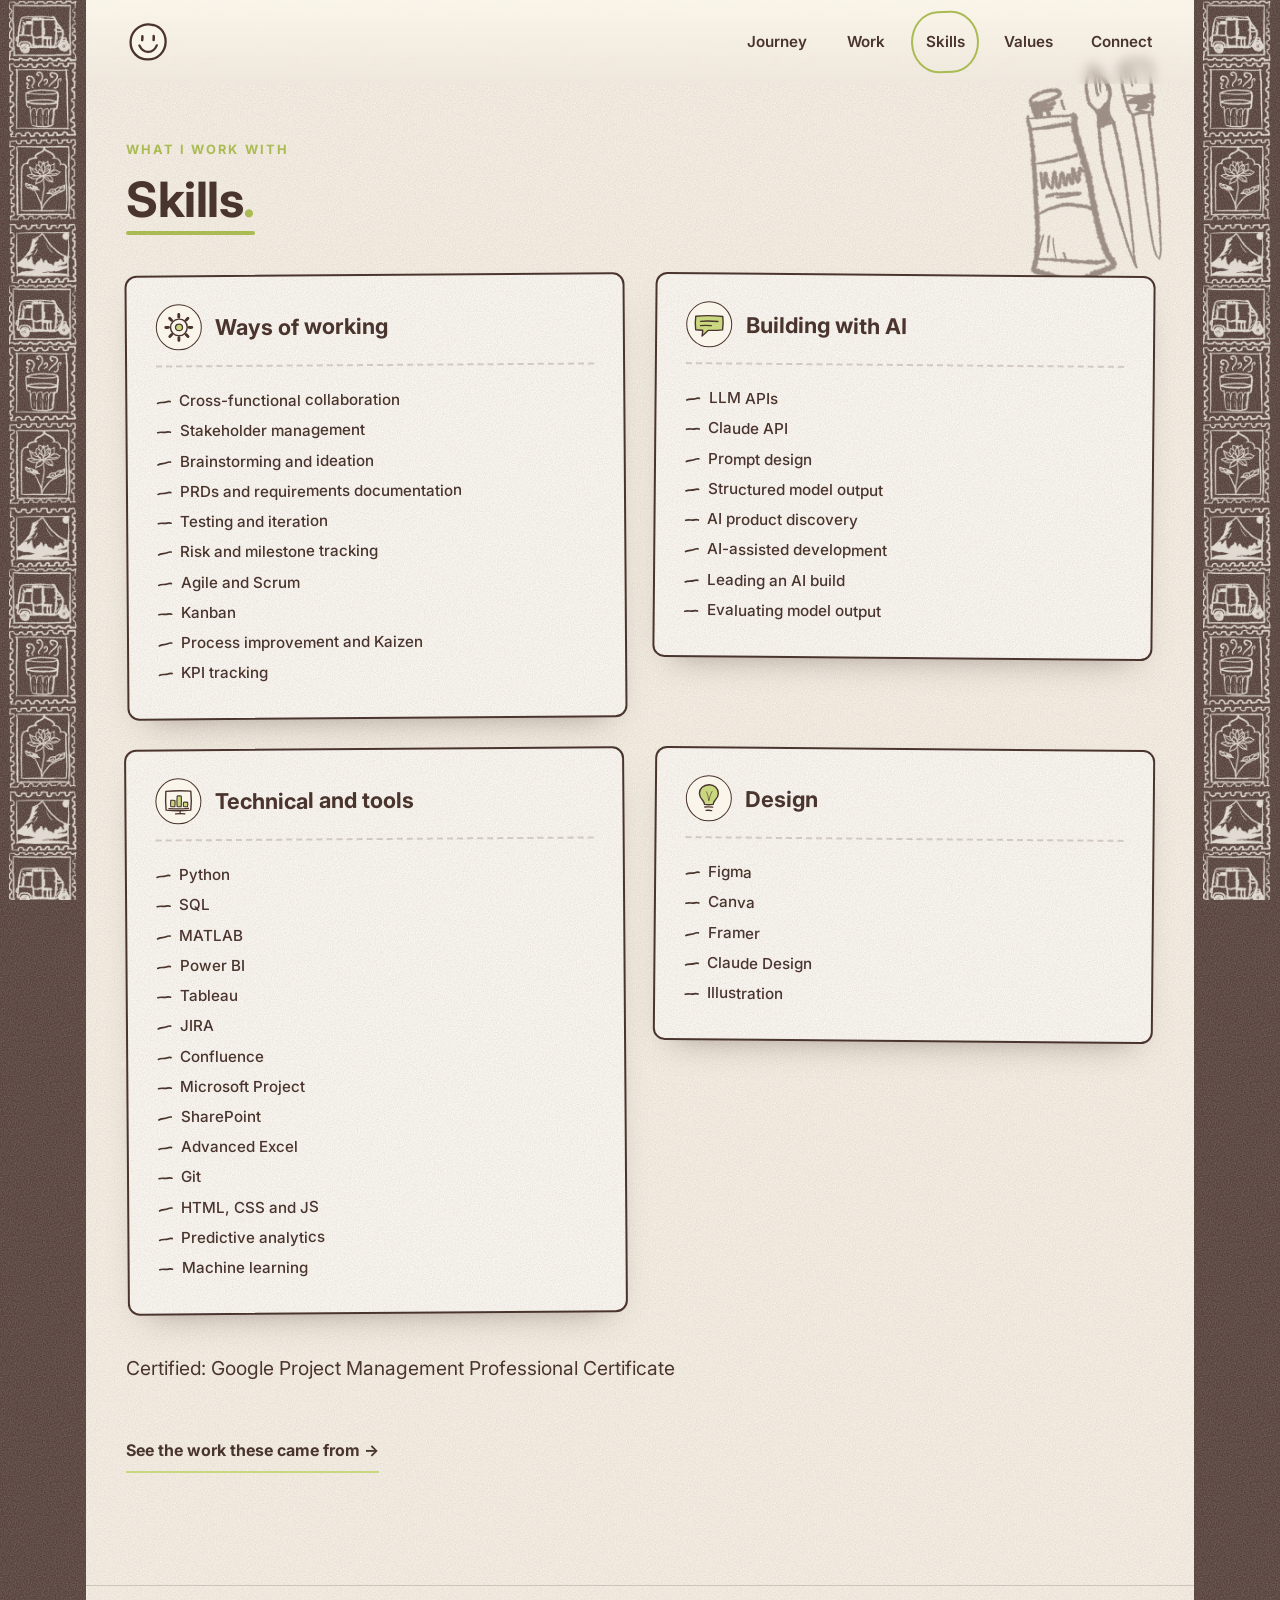
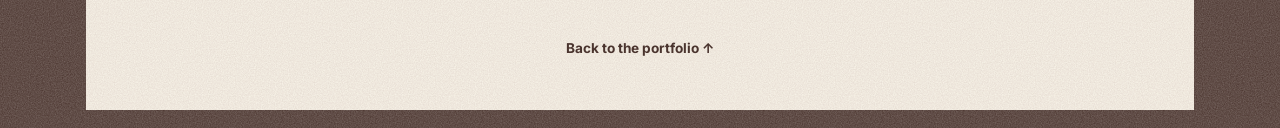
<file: skills.html>
<!DOCTYPE html>
<html lang="en">
<head>
<meta charset="UTF-8">
<meta name="viewport" content="width=device-width, initial-scale=1.0">
<title>Skills. Nakshatra Kadethankar</title>
<meta name="description" content="What Nakshatra Kadethankar works with: ways of working, building with AI, tools and design.">

<!-- link previews (LinkedIn, WhatsApp, Slack, iMessage, X). Absolute URLs:
     scrapers do not resolve relative paths. -->
<link rel="canonical" href="https://nakshatra-kadethankar-portfolio.vercel.app/skills.html">
<meta property="og:type" content="website">
<meta property="og:site_name" content="Nakshatra Kadethankar">
<meta property="og:url" content="https://nakshatra-kadethankar-portfolio.vercel.app/skills.html">
<meta property="og:title" content="Skills | Nakshatra Kadethankar">
<meta property="og:description" content="Ways of working, building with AI, tools and design.">
<meta property="og:image" content="https://nakshatra-kadethankar-portfolio.vercel.app/assets/og-image.jpg">
<meta property="og:image:width" content="1200">
<meta property="og:image:height" content="630">
<meta property="og:image:alt" content="Hand-drawn illustration of Nakshatra next to the words Hi, I'm Nakshatra">
<meta name="twitter:card" content="summary_large_image">
<meta name="twitter:title" content="Skills | Nakshatra Kadethankar">
<meta name="twitter:description" content="Ways of working, building with AI, tools and design.">
<meta name="twitter:image" content="https://nakshatra-kadethankar-portfolio.vercel.app/assets/og-image.jpg">
<meta name="author" content="Nakshatra Kadethankar">

<link rel="preconnect" href="https://fonts.googleapis.com">
<link rel="preconnect" href="https://fonts.gstatic.com" crossorigin>
<link href="https://fonts.googleapis.com/css2?family=Inter:wght@400;500;600;700&display=swap" rel="stylesheet">

<link rel="icon" href="assets/favicon.svg" type="image/svg+xml">
<link rel="apple-touch-icon" href="assets/apple-touch-icon.png">
<meta name="theme-color" content="#FAF5EA">
<link rel="stylesheet" href="styles.css">
</head>
<body>

<div class="frame-strip frame-strip--left" aria-hidden="true"></div>
<div class="frame-strip frame-strip--right" aria-hidden="true"></div>

<div class="scroll-progress" aria-hidden="true"><span id="scrollProgressBar"></span></div>

<header class="site-nav" id="siteNav">
  <a href="index.html#home" class="nav-logo" aria-label="Nakshatra Kadethankar, back to top"><img src="assets/smile.svg" alt="" aria-hidden="true"></a>

  <nav class="nav-links" id="navLinks">
    <a href="index.html#journey">Journey<img class="nav-doodle" src="assets/illustrations/nav-journey.png" alt="" aria-hidden="true"></a>
    <a href="index.html#work">Work<img class="nav-doodle" src="assets/illustrations/nav-work.png" alt="" aria-hidden="true"></a>
    <a href="skills.html" aria-current="page">Skills<img class="nav-doodle" src="assets/illustrations/laptop.png" alt="" aria-hidden="true"></a>
    <a href="index.html#values">Values<img class="nav-doodle" src="assets/illustrations/nav-notes.png" alt="" aria-hidden="true"></a>
    <a href="index.html#connect">Connect<img class="nav-doodle" src="assets/illustrations/nav-connect.png" alt="" aria-hidden="true"></a>
  </nav>

  <button class="nav-toggle" id="navToggle" aria-label="Open menu" aria-expanded="false" aria-controls="mobileNav">
    <span></span><span></span><span></span>
  </button>
</header>

<div class="mobile-nav" id="mobileNav">
  <a href="index.html#journey" class="mobile-link">Journey<img class="mobile-doodle" src="assets/illustrations/nav-journey.png" alt="" aria-hidden="true"></a>
  <a href="index.html#work" class="mobile-link">Work<img class="mobile-doodle" src="assets/illustrations/nav-work.png" alt="" aria-hidden="true"></a>
  <a href="skills.html" class="mobile-link">Skills<img class="mobile-doodle" src="assets/illustrations/laptop.png" alt="" aria-hidden="true"></a>
  <a href="index.html#values" class="mobile-link">Values<img class="mobile-doodle" src="assets/illustrations/nav-notes.png" alt="" aria-hidden="true"></a>
  <a href="index.html#connect" class="mobile-link">Connect<img class="mobile-doodle" src="assets/illustrations/nav-connect.png" alt="" aria-hidden="true"></a>
</div>

<main class="skills-page">
  <img class="deco" src="assets/illustrations/paint-brushes.png" alt="" aria-hidden="true"
       style="--x:84%;--y:4%;--size:150px;--r:-8deg;--op:0.5;">
  <img class="deco" src="assets/illustrations/lightbulb.png" alt="" aria-hidden="true"
       style="--x:3%;--y:62%;--size:165px;--r:7deg;--op:0.45;">

  <div class="section-inner">
    <div class="section-head skills-head">
      <p class="eyebrow reveal">What I work with</p>
      <h1 class="section-title reveal">Skills<span class="accent-dot">.</span></h1>
    </div>

    <div class="skill-sheets">

      <section class="skill-sheet reveal">
        <header>
          <img src="assets/illustrations/gear.svg" alt="" width="64" height="64" aria-hidden="true">
          <h2>Ways of working</h2>
        </header>
        <ul class="skill-items">
          <li>Cross-functional collaboration</li>
          <li>Stakeholder management</li>
          <li>Brainstorming and ideation</li>
          <li>PRDs and requirements documentation</li>
          <li>Testing and iteration</li>
          <li>Risk and milestone tracking</li>
          <li>Agile and Scrum</li>
          <li>Kanban</li>
          <li>Process improvement and Kaizen</li>
          <li>KPI tracking</li>
        </ul>
      </section>

      <section class="skill-sheet reveal">
        <header>
          <img src="assets/illustrations/chat.svg" alt="" width="64" height="64" aria-hidden="true">
          <h2>Building with AI</h2>
        </header>
        <ul class="skill-items">
          <li>LLM APIs</li>
          <li>Claude API</li>
          <li>Prompt design</li>
          <li>Structured model output</li>
          <li>AI product discovery</li>
          <li>AI-assisted development</li>
          <li>Leading an AI build</li>
          <li>Evaluating model output</li>
        </ul>
      </section>

      <section class="skill-sheet reveal">
        <header>
          <img src="assets/illustrations/chart.svg" alt="" width="64" height="64" aria-hidden="true">
          <h2>Technical and tools</h2>
        </header>
        <ul class="skill-items">
          <li>Python</li>
          <li>SQL</li>
          <li>MATLAB</li>
          <li>Power BI</li>
          <li>Tableau</li>
          <li>JIRA</li>
          <li>Confluence</li>
          <li>Microsoft Project</li>
          <li>SharePoint</li>
          <li>Advanced Excel</li>
          <li>Git</li>
          <li>HTML, CSS and JS</li>
          <li>Predictive analytics</li>
          <li>Machine learning</li>
        </ul>
      </section>

      <section class="skill-sheet reveal">
        <header>
          <img src="assets/illustrations/bulb.svg" alt="" width="64" height="64" aria-hidden="true">
          <h2>Design</h2>
        </header>
        <ul class="skill-items">
          <li>Figma</li>
          <li>Canva</li>
          <li>Framer</li>
          <li>Claude Design</li>
          <li>Illustration</li>
        </ul>
      </section>

    </div>

    <p class="skills-cert reveal">Certified: Google Project Management Professional Certificate</p>

    <p class="skills-back reveal">
      <a href="index.html#work">See the work these came from &rarr;</a>
    </p>
  </div>
</main>

<footer class="site-footer">
  <a href="index.html#home">Back to the portfolio &uarr;</a>
</footer>

<script src="script.js"></script>
</body>
</html>
</file>
<file: styles.css>
/* ============================================================
   Nakshatra Kadethankar. Portfolio

   Palette. Exactly three base hues, everything else on this page
   is a tint or shade derived from these three. Do not introduce
   a fourth hue anywhere in this file.
     cream (base)   #FAF5EA
     ink (text/line) #4A342E
     sage (accent)  #C9D77E
   The one deliberate exception is the fortune cookie illustration
   on fortune.html, which uses literal cookie-tan colors since it
   is a drawn object, not a UI surface.
   ============================================================ */

:root {
  --color-cream:      #faf5ea;
  --color-cream-soft: #f1ead9;
  --color-paper:      #fffdf7;
  --color-ink:        #4a342e;
  --color-ink-soft:   rgba(74, 52, 46, 0.72);
  --color-ink-faint:  rgba(74, 52, 46, 0.45);
  --color-sage:       #c9d77e;
  --color-sage-dark:  #a9bb52;
  --color-sage-soft:  #eef2d7;
  --color-terracotta: #64514a; /* shade of ink, stands in for "terracotta" without adding a hue */
  --cream-on-ink:     rgba(250, 245, 234, 0.75);
  --border:           rgba(74, 52, 46, 0.2);

  /* fine paper-fiber grain: a seamless 200x200 SVG noise tile, ink-colored at
     very low alpha so it reads as genuine paper texture on any base color
     underneath. Tiling (not stretching) keeps it scale-invariant, so it looks
     identical whether it's behind a small card or the whole page. */
  --texture-grain: url("data:image/svg+xml,%3Csvg xmlns='http://www.w3.org/2000/svg' width='200' height='200'%3E%3Cfilter id='n'%3E%3CfeTurbulence type='fractalNoise' baseFrequency='0.85' numOctaves='3' stitchTiles='stitch'/%3E%3CfeColorMatrix type='matrix' values='0 0 0 0 0.29 0 0 0 0 0.2 0 0 0 0 0.18 0 0 0 0.22 0'/%3E%3C/filter%3E%3Crect width='100%25' height='100%25' filter='url(%23n)'/%3E%3C/svg%3E");
  /* same grain, cream-colored, for the dark ink surfaces (Work band, pinboard) */
  --texture-grain-light: url("data:image/svg+xml,%3Csvg xmlns='http://www.w3.org/2000/svg' width='200' height='200'%3E%3Cfilter id='n'%3E%3CfeTurbulence type='fractalNoise' baseFrequency='0.85' numOctaves='3' stitchTiles='stitch'/%3E%3CfeColorMatrix type='matrix' values='0 0 0 0 0.98 0 0 0 0 0.96 0 0 0 0 0.92 0 0 0 0.25 0'/%3E%3C/filter%3E%3Crect width='100%25' height='100%25' filter='url(%23n)'/%3E%3C/svg%3E");

  --font-display: var(--font-body);
  --font-body: 'Inter', -apple-system, BlinkMacSystemFont, sans-serif;

  --ease-swift: cubic-bezier(.16, 1, .3, 1);
  --dur-swift: 0.32s;
  --dur-reveal: 0.42s;

  --nav-h: 84px;
  --container: 1240px;
  --frame: 18px;      /* bottom gutter; the top edge runs flush to the nav */
  --frame-side: 86px; /* left/right gutter, sized to carry the stamp strip */
}

* { margin: 0; padding: 0; box-sizing: border-box; }

html {
  /* No native smooth scroll. script.js owns anchor scrolling via a hand-tuned smoothScrollTo(). */
  font-size: 16px;
  /* deliberately NO overflow-x here: it makes html/body scroll containers, which
     silently breaks the hero's position:sticky pin. The 100vw band that once
     needed clipping was fixed at the source instead. */
}

body {
  /* the body IS the frame: ink shows in the padding gutter around everything */
  background-color: var(--color-ink);
  background-image: var(--texture-grain-light);
  background-repeat: repeat;
  background-size: 200px 200px;
  /* no top gutter: the nav sits flush against the top edge */
  padding: 0 var(--frame-side) var(--frame);
  color: var(--color-ink);
  font-family: var(--font-body);
  line-height: 1.5;
  -webkit-font-smoothing: antialiased;
}

img, svg { display: block; max-width: 100%; }

a { color: inherit; text-decoration: none; }
ul { list-style: none; }
button { font: inherit; color: inherit; background: none; border: none; cursor: pointer; }

section.section {
  position: relative;
  width: 100%;
  padding: 7rem 0;
  isolation: isolate; /* keeps a section's full-bleed .band contained to its own paint order */
}

.section-inner {
  position: relative;
  max-width: var(--container);
  margin: 0 auto;
  padding: 0 2.5rem;
}

/* full-bleed color band: sits behind a section's content regardless of the
   centered max-width container. Do not recolor --color-ink at the section
   level to make text readable here, since cards inside (polaroids, sticky
   notes, buttons) share that token. Only override the specific ambient
   text that sits directly on the band. */
.band {
  position: absolute;
  top: -30px;
  left: 0;
  right: 0;
  bottom: -30px;
  z-index: -1;
  will-change: transform;
}
.section--brown { overflow: hidden; }
.section--brown .band { background-color: var(--color-ink); background-image: var(--texture-grain-light); background-repeat: repeat; background-size: 200px 200px; }

.section--brown .section-head h2 { color: var(--color-cream); }
.section--brown .section-head .section-note { color: var(--cream-on-ink); }

.section-head { max-width: 640px; margin-bottom: 4rem; }

.eyebrow {
  font-size: 0.8rem;
  font-weight: 700;
  letter-spacing: 0.16em;
  text-transform: uppercase;
  color: var(--color-sage-dark);
  margin-bottom: 0.9rem;
}

.section-title {
  font-family: var(--font-body);
  font-weight: 700;
  font-size: clamp(1.92rem, 4.32vw, 3.04rem);
  letter-spacing: -0.01em;
  line-height: 1.08;
}

.section-note {
  margin-top: 1rem;
  color: var(--color-ink-soft);
  font-size: 1rem;
  max-width: 46ch;
}

.accent-dot { color: var(--color-sage-dark); }

/* ============ frame stamp strips ============ *
 * The vertical stamp drawing tiles down both gutters. The element stays fixed to
 * the viewport edge while script.js drifts the tiling background at half the
 * scroll speed, matching the reference site's parallax (measured at exactly
 * 0.5x). Drifting the background rather than the element means the repeat
 * handles any document height for free. Hidden at the same breakpoint as the
 * doodles, where the gutter narrows to a hairline. */
.frame-strip {
  position: fixed;
  top: 0;
  bottom: 0;
  width: var(--frame-side);
  background-image: url("assets/illustrations/border-stamps.png");
  background-repeat: repeat-y;
  background-position: center var(--strip-shift, 0px);
  background-size: calc(var(--frame-side) - 18px) auto;
  pointer-events: none;
  opacity: 0.85;
  z-index: 940;
}
.frame-strip--left { left: 0; }
.frame-strip--right { right: 0; }

@media (max-width: 1100px) {
  .frame-strip { display: none; }
}

/* ============ background doodles ============ *
 * Hand-drawn illustrations scattered into each section's empty margins.
 * Ink-coloured art goes on the light sections, cream-coloured art on the dark
 * ones. Positioned per-instance with --x/--y/--size/--r. They sit behind the
 * content (.section-inner is lifted above them) and are hidden on narrow
 * screens, where there are no spare margins left to sit in. */
.deco {
  position: absolute;
  left: var(--x);
  top: var(--y);
  width: var(--size, 140px);
  height: auto;
  rotate: var(--r, 0deg);
  opacity: var(--op, 0.7);
  pointer-events: none;
  user-select: none;
  z-index: 0;
}

.section-inner { z-index: 1; }

@media (max-width: 1100px) {
  :root { --frame-side: 14px; }
  .deco { display: none; }
}

/* ============ click wiggle ============ *
 * A small burst of hand-drawn strokes at the pointer on every click. Spawned
 * and removed by script.js, so it never lingers in the DOM. */
.click-wiggle {
  position: fixed;
  width: 44px;
  height: 44px;
  margin-left: -22px;
  margin-top: -22px;
  pointer-events: none;
  z-index: 9999;
  animation: click-wiggle 0.45s var(--ease-swift) forwards;
}

@keyframes click-wiggle {
  0%   { opacity: 0;   scale: 0.4; rotate: -12deg; }
  35%  { opacity: 1;   scale: 1.05; rotate: 4deg; }
  100% { opacity: 0;   scale: 1.35; rotate: 10deg; }
}

@media (prefers-reduced-motion: reduce) {
  .click-wiggle { display: none; }
}

/* ============ scroll progress ============ */
.scroll-progress { position: fixed; top: 0; left: var(--frame-side); right: var(--frame-side); height: 3px; z-index: 1000; }
.scroll-progress span {
  display: block; height: 100%; width: 0%;
  background: linear-gradient(90deg, var(--color-sage-dark), var(--color-ink));
  transition: width 0.08s linear;
}

/* ============ nav ============ */
.site-nav {
  position: fixed; top: 0; left: var(--frame-side); right: var(--frame-side); height: var(--nav-h);
  display: flex; align-items: center; justify-content: space-between;
  padding: 0 2.5rem;
  /* above .mobile-nav (950): the toggle's own z-index:1001 is confined to
     this header's stacking context, so with the header at 900 the open menu
     covered the very button that closes it. */
  z-index: 960;
  background: linear-gradient(to bottom, rgba(250,245,234,0.94), rgba(250,245,234,0));
  backdrop-filter: blur(6px);
}

/* her own face, traced out of the hero drawing, in place of the N. wordmark */
.nav-logo {
  display: inline-flex;
  align-items: center;
  justify-content: center;
  min-width: 44px;
  min-height: 44px;
  transition: rotate var(--dur-swift) var(--ease-swift), scale var(--dur-swift) var(--ease-swift);
}
.nav-logo img { display: block; width: 42px; height: 42px; }
.nav-logo:hover { rotate: -6deg; scale: 1.08; }

.nav-links { display: flex; align-items: center; gap: 2.2rem; }

.nav-links a {
  position: relative;
  display: inline-flex;
  align-items: center;
  justify-content: center;
  min-width: 44px;
  min-height: 44px;
  font-size: 0.95rem;
  font-weight: 600;
  color: var(--color-ink);
  padding: 0.4rem 0.1rem;
}

/* Hand-drawn wobbly circle, echoing the chalk-doodle nav reference. The radii
   are 50%/62% rather than a large pixel value: CSS scales radii down when they
   exceed the box, so a 255px radius on a 44px-tall link rendered as a near
   rectangle. The :not(.nav-cta) guard is gone with the Resume button. */
.nav-links a::after {
  content: '';
  position: absolute;
  inset: -9px -12px;
  border: 2px solid var(--color-sage-dark);
  border-radius: 50% / 62%;
  opacity: 0;
  transform: scale(0.84) rotate(-5deg);
  transform-origin: 50% 50%;
  pointer-events: none;
  transition: opacity var(--dur-swift) var(--ease-swift),
              transform var(--dur-swift) var(--ease-swift);
}
.nav-links a:hover::after { opacity: 1; transform: scale(1) rotate(-2deg); }

/* ---- nav doodles ---- *
 * One drawing per destination, hanging below the link on hover. Below rather
 * than above because the nav is only --nav-h tall and pinned to the top, so
 * anything above the label would be cut off by the viewport edge. */
.nav-doodle {
  position: absolute;
  top: calc(100% + 12px);
  left: 50%;
  width: 66px;
  height: auto;
  /* the global img{max-width:100%} would otherwise clamp these to the width of
     the word above them, squashing the shorter labels' doodles */
  max-width: none;
  translate: -50% 0;
  scale: 0.72;
  rotate: -7deg;
  opacity: 0;
  pointer-events: none;
  transition: opacity var(--dur-swift) var(--ease-swift),
              scale var(--dur-swift) var(--ease-swift),
              rotate var(--dur-swift) var(--ease-swift);
}
.nav-links a:hover .nav-doodle,
.nav-links a:focus-visible .nav-doodle {
  opacity: 1;
  scale: 1;
  rotate: 0deg;
}

@media (prefers-reduced-motion: reduce) {
  .nav-doodle { transition: opacity var(--dur-swift) linear; scale: 1; rotate: 0deg; }
}

/* Resume CTA: small-radius rectangle, deliberately not a pill */

.nav-toggle {
  display: none; flex-direction: column; justify-content: center; gap: 5px;
  width: 44px; height: 44px; background: none; border: none; cursor: pointer; z-index: 1001;
}
.nav-toggle span {
  display: block; width: 24px; height: 2px; background: var(--color-ink); margin: 0 auto;
  transition: transform var(--dur-swift) var(--ease-swift), opacity var(--dur-swift) var(--ease-swift);
}
.nav-toggle.active span:nth-child(1) { transform: translateY(7px) rotate(45deg); }
.nav-toggle.active span:nth-child(2) { opacity: 0; }
.nav-toggle.active span:nth-child(3) { transform: translateY(-7px) rotate(-45deg); }

.mobile-nav {
  position: fixed; inset: 0 var(--frame-side) var(--frame); background: var(--color-ink); color: var(--color-cream); z-index: 950;
  display: flex; flex-direction: column; align-items: flex-start; justify-content: center;
  gap: 1.6rem; padding: 2.5rem;
  transform: translateY(-100%);
  transition: transform var(--dur-swift) var(--ease-swift);
}
.mobile-nav.open { transform: translateY(0); }

/* with the header now on top, its cream gradient would band across the ink
   panel, so it goes transparent while the menu is open and its marks flip */
body.menu-open .site-nav { background: none; box-shadow: none; }
body.menu-open .nav-toggle span { background: var(--color-cream); }

.mobile-link {
  font-family: var(--font-body);
  font-size: clamp(1.76rem, 7.2vw, 2.56rem);
  font-weight: 600;
  min-height: 44px;
  display: flex;
  align-items: center;
}

.mobile-doodle {
  width: 46px;
  height: auto;
  max-width: none;
  margin-left: 0.9rem;
  /* the drawings are ink on transparent, which would vanish on the ink overlay */
  filter: brightness(0) invert(1);
  opacity: 0.85;
}

/* ============ fortune tab (hidden easter egg entry) ============ */
.fortune-tab {
  position: fixed;
  right: var(--frame-side);
  top: 62%;
  transform: translateY(-50%);
  /* cream with an ink border: this floats over cream, sage AND ink sections,
     and light-on-dark plus the outline is the only combination that stays
     legible against all three */
  background: var(--color-cream);
  color: var(--color-ink);
  padding: 0.7rem 1rem;
  border-radius: 8px 0 0 8px;
  border: 1.5px solid var(--color-ink);
  border-right: none;
  box-shadow: -3px 3px 0 rgba(74, 52, 46, 0.18);
  font-family: var(--font-body);
  font-weight: 700;
  font-size: 0.8rem;
  z-index: 500;
  opacity: 0;
  pointer-events: none;
  transition: opacity var(--dur-swift) var(--ease-swift), transform var(--dur-swift) var(--ease-swift), background var(--dur-swift) ease;
  min-height: 44px;
  display: flex;
  align-items: center;
}
.fortune-tab.visible { opacity: 1; pointer-events: auto; }
.fortune-tab:hover { transform: translateY(-50%) translateX(-4px); background: var(--color-sage-dark); color: var(--color-ink); }
.fortune-emoji { font-size: 1.1rem; line-height: 1; }

/* ============ reveal animation ============ */
.reveal {
  opacity: 0;
  transform: translateY(14px);
  transition: opacity var(--dur-reveal) var(--ease-swift), transform var(--dur-reveal) var(--ease-swift);
}
.reveal.in-view { opacity: 1; transform: translateY(0); }
.reveal-1.in-view { transition-delay: 0.06s; }
.reveal-2.in-view { transition-delay: 0.12s; }
.reveal-3.in-view { transition-delay: 0.18s; }
.reveal-4.in-view { transition-delay: 0.24s; }

.reveal-5.in-view { transition-delay: 0.30s; }
.reveal-6.in-view { transition-delay: 0.36s; }

/* hero lands on load rather than on scroll, so it isn't already sitting there
   when the page paints */
@keyframes hero-rise {
  from { opacity: 0; translate: 0 26px; }
  to { opacity: 1; translate: 0 0; }
}
/* independent translate/scale, NOT transform: .hero-board-pos already uses
   transform for its translateX(-50%) centering, and a keyframe on transform
   silently wipes that out and shoves the banner half its width off-centre. */
@keyframes banner-unfurl {
  from { opacity: 0; translate: 0 -18px; scale: 1 0.82; }
  to { opacity: 1; translate: 0 0; scale: 1 1; }
}
.hero-avatar { animation: hero-rise 0.75s var(--ease-swift) both; }
.hero-board-pos { animation: banner-unfurl 0.7s var(--ease-swift) 0.12s both; transform-origin: center top; }
.hero-actions { animation: hero-rise 0.6s var(--ease-swift) 0.3s both; }

/* section titles get a sage underline that draws itself in as they arrive */
.section-title { position: relative; display: inline-block; }
.section-title::after {
  content: '';
  position: absolute;
  left: 0;
  bottom: -0.18em;
  height: 4px;
  width: 100%;
  border-radius: 3px;
  background: var(--color-sage-dark);
  transform-origin: left center;
  scale: 0 1;
  transition: scale 0.55s var(--ease-swift) 0.12s;
}
.section-title.in-view::after { scale: 1 1; }

@media (prefers-reduced-motion: reduce) {
  .reveal { opacity: 1; transform: none; transition: none; }
  .hero-avatar, .hero-board-pos, .hero-actions { animation: none; }
  .section-title::after { transition: none; scale: 1 1; }
}

/* ============ buttons and controls ============ *
 * CTAs are small-radius rectangles. Controls (arrows, close) are circles.
 * Nothing on this site is a stadium/pill shape. */
.btn {
  display: inline-flex;
  align-items: center;
  gap: 0.5rem;
  padding: 0.95rem 1.9rem;
  border-radius: 8px;
  font-weight: 700;
  font-size: 0.98rem;
  min-height: 44px;
  transition: transform var(--dur-swift) var(--ease-swift), background var(--dur-swift) var(--ease-swift), color var(--dur-swift) var(--ease-swift), box-shadow var(--dur-swift) var(--ease-swift);
}
.btn-primary { background: var(--color-ink); color: var(--color-cream); }
.btn-primary:hover {
  background: var(--color-sage-dark);
  color: var(--color-ink);
  transform: translateY(-3px);
  box-shadow: 0 10px 24px -10px rgba(74, 52, 46, 0.45);
}
.btn-ghost { border: 1.5px solid var(--color-ink); color: var(--color-ink); }
.btn-ghost:hover { background: var(--color-ink); color: var(--color-cream); transform: translateY(-3px); }

.icon-btn {
  width: 48px; height: 48px; border-radius: 50%;
  border: 1.5px solid var(--color-ink); background: transparent;
  display: flex; align-items: center; justify-content: center;
  color: var(--color-ink); flex-shrink: 0;
  transition: background var(--dur-swift) var(--ease-swift), color var(--dur-swift) var(--ease-swift), transform var(--dur-swift) var(--ease-swift);
}
.icon-btn:hover { background: var(--color-ink); color: var(--color-cream); transform: scale(1.08); }
.icon-btn:active { transform: scale(0.96); }

/* tags: small rectangles with a left accent border, not chips */
.tag-row { display: flex; flex-wrap: wrap; gap: 0.6rem; margin-top: 1rem; }
.tag {
  font-size: 0.76rem;
  font-weight: 600;
  padding: 0.32rem 0.7rem 0.32rem 0.6rem;
  border-radius: 3px;
  background: var(--color-sage-soft);
  border-left: 3px solid var(--color-sage-dark);
  color: var(--color-ink);
  transition: translate var(--dur-swift) var(--ease-swift), border-left-width var(--dur-swift) var(--ease-swift);
}
.tag:hover { translate: 0 -2px; border-left-width: 6px; }

/* ============ hero ============ *
 * Figure sits bottom-left, grounded on the section edge. The folder is pinned
 * to her outstretched palm, measured from the artwork itself: the hand band
 * runs 37-52% down the drawing and reaches its right edge, so the folder hangs
 * off 44.6% down and just past 100% across. Re-measure if the art is redrawn. */
.hero {
  position: relative;
  /* minus the body's bottom gutter so the figure's base lands on the fold, and
     capped because on a 1180px tablet an uncapped 100vh stretched the column's
     space-between into a ~700px void between the title and the drawing */
  min-height: min(calc(100vh - var(--frame)), 960px);
  display: flex;
  align-items: stretch;
  background-color: var(--color-cream);
  background-image: var(--texture-grain);
  background-repeat: repeat;
  background-size: 200px 200px;
  overflow-x: clip;
}

.hero-inner {
  position: relative;
  display: flex;
  flex-direction: column;
  justify-content: space-between;
  gap: 2rem;
  width: 100%;
  max-width: var(--container);
  margin: 0 auto;
  padding: calc(var(--nav-h) + 2rem) 2.5rem 0;
}

.hero-eyebrow {
  font-size: 0.78rem;
  font-weight: 700;
  letter-spacing: 0.18em;
  text-transform: uppercase;
  color: var(--color-sage-dark);
  margin-bottom: 0.8rem;
}

.hero-title {
  font-family: var(--font-body);
  font-weight: 700;
  font-size: clamp(2.08rem, 4.8vw, 3.52rem);
  line-height: 0.98;
  letter-spacing: -0.01em;
}

/* The third min() term stops the figure pushing the title off a short viewport.
   The art is 560x401 (1.396:1) and the height left for it is the viewport minus
   325px: 119 nav and top padding, 130 title block, 32 row gap, 44 slack. At a
   normal 900px viewport nothing binds and the figure stays its full 560. */
.hero-figure-wrap {
  position: relative;
  width: max(280px, min(46vw, 560px, calc((100vh - 325px) * 1.396)));
  margin-left: 0;
}

.hero-figure {
  display: block;
  width: 100%;
  height: auto;
}

/* ---- folder in her palm ---- *
 * Anchored by its BOTTOM to the palm line so it rests on her hand and grows
 * upward into the open space, rather than hanging off it and falling below
 * the fold. */
.folder-stage {
  position: absolute;
  left: 90%;
  bottom: 55.4%; /* 100% - 44.6% palm line */
  width: min(30vw, 330px);
  z-index: 2;
  transition: transform var(--dur-swift) var(--ease-swift);
}
/* on the stage, not the button: the cards are siblings of .folder, so lifting
   only the button slid the two apart */
.folder-stage:hover { transform: translateY(-4px) rotate(-1deg); }

.folder {
  position: relative;
  display: block;
  width: 100%;
  aspect-ratio: 4 / 3;
  padding: 0;
  cursor: pointer;
}
.folder:focus-visible { outline: 2px solid var(--color-sage-dark); outline-offset: 6px; }

/* Translucent so her hand and the page read through. The outline is an authored
   wobbly path, not a CSS border: displacing a 3px border with a turbulence
   filter just tore it into stepped fragments. */
.folder-back,
.folder-front {
  position: absolute;
  left: 0;
  right: 0;
}
.folder-back svg,
.folder-front svg {
  width: 100%;
  height: 100%;
  max-width: none;
  overflow: visible;
}
.folder-back path,
.folder-front path {
  fill: rgba(241, 234, 217, 0.42);
  stroke: var(--color-ink);
  stroke-width: 3;
  stroke-linejoin: round;
  stroke-linecap: round;
}
/* front pocket a shade denser so it still reads as the nearer layer */
.folder-front path { fill: rgba(241, 234, 217, 0.66); }
.folder-back {
  top: 0;
  bottom: 0;
  z-index: 1;
}
/* the front pocket panel: tall enough that the tucked cards only peek */
.folder-front {
  bottom: 0;
  height: 88%;
  filter: drop-shadow(0 -6px 12px rgba(74, 52, 46, 0.22));
  transform-origin: center bottom;
  transition: transform var(--dur-swift) var(--ease-swift);
  z-index: 3;
}
.folder.is-open .folder-front { transform: rotateX(22deg); }

.folder-label {
  position: absolute;
  left: 1rem;
  right: 1rem;
  bottom: 0.85rem;
  z-index: 4;
  text-align: left;
  pointer-events: none;
}
/* a handwritten nudge on the back panel's top strip, the only part the front
   pocket does not cover */
.folder-open {
  position: absolute;
  top: 3.5%;
  right: 7%;
  z-index: 2;
  font-family: var(--font-body);
  font-size: clamp(0.62rem, 0.8vw, 0.74rem);
  font-weight: 600;
  line-height: 1;
  white-space: nowrap;
  color: var(--color-ink);
  pointer-events: none;
}

/* A small wiggle every few seconds, so the folder reads as something to open
   rather than part of the drawing. It stops for good once it has been opened.
   Uses the individual rotate/translate properties so it does not fight the
   hover lift, which is a transform on .folder-stage. */
@keyframes folder-nudge {
  0%, 72%, 100% { rotate: 0deg; translate: 0 0; }
  76% { rotate: -3deg; translate: 0 -4px; }
  80% { rotate: 2.5deg; translate: 0 -4px; }
  84% { rotate: -1.5deg; translate: 0 -2px; }
  88% { rotate: 0.8deg; translate: 0 0; }
}
.folder:not(.was-opened) { animation: folder-nudge 4.5s ease-in-out 1.2s infinite; }
.folder-stage:hover .folder { animation-play-state: paused; }
@media (prefers-reduced-motion: reduce) {
  .folder { animation: none !important; }
}
.folder-name {
  display: block;
  font-family: var(--font-body);
  font-size: clamp(0.8rem, 1.2vw, 1.04rem);
  font-weight: 700;
  line-height: 1.05;
  color: var(--color-ink);
}
/* ---- the intro dialog ---- *
 * Opened by the folder in her palm. It is a centred overlay rather than a
 * popover anchored to the folder: at 1440x900 the panel is 423px tall and only
 * 330px of room exists between the folder and the nav, so an anchored version
 * slid up behind the header and took its close button with it. The scale-up
 * from below keeps the sense of something coming out of the folder. */
.intro-overlay {
  position: fixed;
  inset: 0;
  z-index: 2000;
  display: flex;
  align-items: center;
  justify-content: center;
  padding: 2rem;
  background: rgba(74, 52, 46, 0.72);
  opacity: 0;
  transition: opacity var(--dur-swift) var(--ease-swift);
}
.intro-overlay[hidden] { display: none; }
.intro-overlay.open { opacity: 1; }

.intro-dialog {
  position: relative;
  width: min(460px, 100%);
  max-height: min(78vh, 640px);
  overflow-y: auto;
  padding: 1.6rem 1.7rem 1.7rem;
  text-align: left;
  border: 2px solid var(--color-cream);
  border-radius: 14px;
  /* ink ground with the cream grain, the same treatment as the Work band */
  background-color: var(--color-ink);
  background-image: var(--texture-grain-light);
  background-repeat: repeat;
  background-size: 200px 200px;
  box-shadow: 0 26px 54px -20px rgba(0, 0, 0, 0.62);
  translate: 0 18px;
  scale: 0.94;
  transition: translate var(--dur-swift) var(--ease-swift),
              scale var(--dur-swift) var(--ease-swift);
}
.intro-overlay.open .intro-dialog { translate: 0 0; scale: 1; }

.intro-dialog-close {
  position: absolute;
  top: 0.7rem;
  right: 0.7rem;
  width: 34px;
  height: 34px;
  display: flex;
  align-items: center;
  justify-content: center;
  border-radius: 50%;
  color: var(--color-cream);
  transition: background var(--dur-swift) var(--ease-swift);
}
/* a light wash, not the pale sage pill: on ink that would swallow the icon */
.intro-dialog-close:hover { background: rgba(250, 245, 234, 0.16); }
.intro-dialog-close:focus-visible { outline: 2px solid var(--color-sage); outline-offset: 2px; }

.intro-dialog-eyebrow {
  font-size: 0.68rem;
  font-weight: 700;
  letter-spacing: 0.14em;
  text-transform: uppercase;
  color: var(--color-sage);
  margin-bottom: 1.1rem;
}
.intro-dialog-title {
  font-family: var(--font-body);
  font-size: 1.52rem;
  font-weight: 700;
  line-height: 1.05;
  margin-bottom: 1.1rem;
  padding-right: 2.2rem;
  color: var(--color-cream);
}

.intro-dialog-list { display: grid; gap: 1.05rem; }
.intro-dialog-list dt {
  font-family: var(--font-body);
  font-size: 0.9rem;
  font-weight: 700;
  color: var(--color-cream);
  margin-bottom: 0.15rem;
}
.intro-dialog-list dd {
  margin: 0;
  font-size: 0.87rem;
  line-height: 1.55;
  color: var(--cream-on-ink);
}

@media (prefers-reduced-motion: reduce) {
  .intro-dialog { transition: none; translate: 0 0; scale: 1; }
}

.scroll-hint {
  position: absolute;
  bottom: 2.6rem;
  color: var(--color-ink-soft);
}
.scroll-hint-right { right: 2.5rem; }

/* ============ journey ============ */
.journey {
  background-color: var(--color-cream-soft);
  background-image: var(--texture-grain);
  background-repeat: repeat;
  background-size: 200px 200px;
  /* contains the stops' sideways entrance slide, which otherwise pokes past the
     viewport edge before they're revealed. clip, not hidden: hidden would make
     this a scroll container, and that is what broke the hero's sticky pin. */
  overflow-x: clip;
}
.journey-path { position: relative; }

.timeline__path {
  position: absolute;
  inset: 0;
  width: 100%;
  height: 100%;
}

.timeline__spine {
  display: none;
  position: absolute;
  top: 0;
  width: 2px;
  height: 100%;
  background-image: repeating-linear-gradient(to bottom, var(--color-ink) 0 8px, transparent 8px 18px);
  opacity: 0.4;
}

.journey-item {
  position: relative;
  display: grid;
  grid-template-columns: 1fr auto 1fr;
  align-items: start;
  gap: 2rem;
  margin-bottom: 5rem;
}
.journey-item:last-child { margin-bottom: 0; }

/* each stop arrives on its own as you reach it, sliding in from its own side,
   with the icon landing just after the text. Handled by a dedicated observer in
   script.js rather than the generic .reveal so the stops stay sequential. */
.journey-item {
  opacity: 0;
  transition: opacity 0.5s var(--ease-swift), translate 0.5s var(--ease-swift);
}
.journey-item.side-left { translate: -34px 0; }
.journey-item.side-right { translate: 34px 0; }
.journey-item.is-visible { opacity: 1; translate: 0 0; }

.journey-item .journey-icon { opacity: 0; transition: opacity 0.45s var(--ease-swift) 0.18s; }
.journey-item.is-visible .journey-icon { opacity: 1; }

@media (prefers-reduced-motion: reduce) {
  .journey-item,
  .journey-item .journey-icon { opacity: 1; translate: 0 0; transition: none; }
}

.journey-icon {
  width: 68px; height: 68px;
  background: var(--color-paper);
  border: 2px solid var(--color-ink);
  border-radius: 50%;
  display: flex;
  align-items: center;
  justify-content: center;
  padding: 0.9rem;
  z-index: 2;
  flex-shrink: 0;
  box-shadow: 0 8px 16px -8px rgba(74, 52, 46, 0.35);
  transition: scale var(--dur-swift) var(--ease-swift), rotate var(--dur-swift) var(--ease-swift), box-shadow var(--dur-swift) var(--ease-swift);
}
.journey-icon:hover { scale: 1.14; rotate: 4deg; box-shadow: 0 14px 24px -8px rgba(74, 52, 46, 0.45); }
.journey-item:nth-child(1) .journey-icon { transform: rotate(-8deg); }
.journey-item:nth-child(2) .journey-icon { transform: rotate(6deg); }
.journey-item:nth-child(3) .journey-icon { transform: rotate(-5deg); }
.journey-item:nth-child(4) .journey-icon { transform: rotate(7deg); }
.journey-item:nth-child(5) .journey-icon { transform: rotate(-6deg); }
.journey-item:nth-child(6) .journey-icon { transform: rotate(5deg); }
.journey-item:nth-child(7) .journey-icon { transform: rotate(-7deg); }

.timeline-date {
  font-family: var(--font-body);
  font-size: 0.8rem;
  font-weight: 700;
  letter-spacing: 0.02em;
  color: var(--color-sage-dark);
  margin-bottom: 0.5rem;
}

.journey-text h3 {
  font-family: var(--font-body);
  font-size: clamp(1.12rem, 2.08vw, 1.36rem);
  font-weight: 700;
  margin-bottom: 0.6rem;
  letter-spacing: -0.01em;
}
.journey-text p { color: var(--color-ink-soft); }
.side-left .journey-text > *, .side-right .journey-text > * { max-width: 42ch; }
.side-left .journey-text { grid-column: 1; text-align: right; margin-left: auto; }
.side-left .journey-icon { grid-column: 2; }
.side-right .journey-icon { grid-column: 2; }
.side-right .journey-text { grid-column: 3; text-align: left; margin-right: auto; }
.side-left .tag-row { justify-content: flex-end; }

/* Work that ran inside a milestone rather than after it. Deliberately a
   different object from a stop on the trail: no 68px medallion on the spine,
   a dashed sage rule instead, and smaller type, so the eye reads these as
   belonging to the degree above them. Mirrored on the left-hand side, where
   .journey-text is right aligned. */
.journey-sub {
  margin: 1.5rem 0 1.4rem;
  padding-left: 1.15rem;
  border-left: 2px dashed var(--color-sage-dark);
  display: grid;
  gap: 1.15rem;
  text-align: left;
}
.side-left .journey-sub {
  padding-left: 0;
  padding-right: 1.15rem;
  border-left: none;
  border-right: 2px dashed var(--color-sage-dark);
  text-align: right;
}

.journey-sub li {
  display: flex;
  align-items: flex-start;
  gap: 0.75rem;
}
.side-left .journey-sub li { flex-direction: row-reverse; }

/* The dotted trail bulges toward the text column, and at the MEM stop it came
   within 20px of the sub-list's dashed line. Stepping the list in on the side
   that faces the trail keeps the two from running alongside each other. Only
   while the trail is drawn: below 1025px it becomes a straight spine on the left. */
@media (min-width: 1025px) {
  .side-right .journey-sub { margin-left: 2.75rem; }
  .side-left .journey-sub { margin-right: 2.75rem; }
}

.journey-sub-icon {
  width: 36px;
  height: 36px;
  flex-shrink: 0;
  padding: 0.32rem;
  background: var(--color-paper);
  border: 1.5px solid var(--color-ink);
  border-radius: 50%;
  box-shadow: 0 5px 10px -6px rgba(74, 52, 46, 0.4);
}

.journey-sub-date {
  font-size: 0.66rem;
  font-weight: 700;
  letter-spacing: 0.11em;
  text-transform: uppercase;
  color: var(--color-sage-dark);
  margin-bottom: 0.15rem;
}
.journey-sub h4 {
  font-family: var(--font-body);
  font-size: 0.86rem;
  font-weight: 700;
  line-height: 1.15;
  margin-bottom: 0.2rem;
}
.journey-sub p {
  font-size: 0.84rem;
  line-height: 1.5;
  color: var(--color-ink-soft);
}

/* ============ work: polaroid stack ============ */
.polaroid-stage { display: flex; flex-direction: column; align-items: center; }

.polaroid-stack {
  position: relative;
  /* the cards are rotated, so their painted box is a few px wider than their
     layout box and the leftmost one was being clipped by the section */
  width: min(calc(100% - 14px), 560px);
  min-height: 570px;
}

.polaroid {
  position: absolute;
  inset: 0;
  height: 100%;
  background-color: var(--color-paper);
  background-image: var(--texture-grain);
  background-repeat: repeat;
  background-size: 200px 200px;
  border: 1px solid var(--border);
  border-radius: 10px;
  padding: 1rem 1rem 1.4rem;
  box-shadow: 0 18px 40px -18px rgba(74, 52, 46, 0.35);
  transition: transform var(--dur-swift) var(--ease-swift), opacity var(--dur-swift) var(--ease-swift);
  /* no clipping: the pushpin sits above the top edge on purpose */
}

/* One pushpin through the top of the whole stack, so the prints read as pinned
   together. It belongs to the stack rather than to a card, so it stays put while
   the cards cycle underneath it. The stack has no z-index of its own, so this
   sits above every card. The head is centred where the front two cards overlap
   at the top margin, which is what makes it look like it goes through both. */
.polaroid-stack::before {
  content: '';
  position: absolute;
  top: -13px;
  left: 50%;
  z-index: 20;
  width: 58px;
  height: 58px;
  translate: -50% 0;
  background: url('assets/illustrations/pushpin.svg') center / contain no-repeat;
  pointer-events: none;
}

.polaroid[data-pos="0"] { transform: rotate(-2deg) translate(0, 0) scale(1); z-index: 5; opacity: 1; pointer-events: auto; }
.polaroid[data-pos="1"] { transform: rotate(4deg) translate(14px, 10px) scale(0.97); z-index: 4; opacity: 1; pointer-events: none; }
.polaroid[data-pos="2"] { transform: rotate(-6deg) translate(-16px, 18px) scale(0.94); z-index: 3; opacity: 0.9; pointer-events: none; }
.polaroid[data-pos="3"] { transform: rotate(3deg) translate(10px, 26px) scale(0.91); z-index: 2; opacity: 0; pointer-events: none; }
.polaroid[data-pos="4"] { transform: rotate(-3deg) translate(-10px, 32px) scale(0.88); z-index: 1; opacity: 0; pointer-events: none; }
.polaroid[data-pos="5"] { transform: rotate(5deg) translate(12px, 38px) scale(0.85); z-index: 0; opacity: 0; pointer-events: none; }

.polaroid-photo {
  position: relative;
  display: block;
  width: 100%;
  /* 528x300 at the stack's 560px cap, roughly 1.75:1. Each card sets its own
     background-image inline (a gradient today, artwork later); cover here means
     a slightly off-ratio drawing still fills the slot without distorting. */
  height: 300px;
  box-shadow: inset 0 0 0 1px rgba(74, 52, 46, 0.14), inset 0 2px 7px rgba(74, 52, 46, 0.2);
  background-color: var(--color-cream-soft);
  background-size: cover;
  background-position: center;
  background-repeat: no-repeat;
  border-radius: 6px;
  overflow: hidden;
  margin-bottom: 1.1rem;
  text-align: left;
  scale: 1;
  transition: scale var(--dur-swift) var(--ease-swift);
}
.polaroid-photo:hover { scale: 1.03; }
.polaroid-grain {
  position: absolute;
  inset: 0;
  filter: url(#filmGrain);
  opacity: 0.5;
  mix-blend-mode: overlay;
  pointer-events: none;
}
.polaroid-index {
  position: absolute;
  bottom: 0.6rem;
  left: 0.6rem;
  font-family: var(--font-body);
  font-weight: 700;
  color: var(--color-paper);
  background: rgba(74, 52, 46, 0.55);
  padding: 0.25rem 0.6rem;
  border-radius: 4px;
  font-size: 0.78rem;
}

.polaroid-title {
  font-family: var(--font-body);
  font-size: clamp(1.12rem, 2.24vw, 1.36rem);
  font-weight: 700;
  margin-bottom: 0.5rem;
}
.polaroid-summary { color: var(--color-ink-soft); margin-bottom: 1rem; }
.polaroid-cta {
  display: inline-flex;
  align-items: center;
  min-height: 44px;
  display: inline-flex;
  align-items: center;
  gap: 0.4rem;
  font-weight: 700;
  font-size: 0.92rem;
  color: var(--color-ink);
  border-bottom: 2px solid var(--color-sage-dark);
  padding-bottom: 2px;
  transition: gap var(--dur-swift) var(--ease-swift);
}
.polaroid-cta:hover { gap: 0.75rem; }

.polaroid-controls {
  display: flex; align-items: center; gap: 1.4rem; margin-top: 2.4rem;
}

.carousel-dots { display: flex; }
.carousel-dots button {
  position: relative; width: 44px; height: 44px; background: none; border: none;
  cursor: pointer; display: flex; align-items: center; justify-content: center; flex-shrink: 0;
}
.carousel-dots button::before {
  content: ''; width: 10px; height: 10px; border-radius: 50%; background: var(--border);
  transition: background var(--dur-swift) var(--ease-swift), transform var(--dur-swift) var(--ease-swift);
}
.carousel-dots button.active::before { background: var(--color-sage-dark); transform: scale(1.3); }

/* ============ case study modal ============ */
.modal-overlay {
  position: fixed;
  inset: 0;
  background: rgba(74, 52, 46, 0.55);
  display: flex;
  align-items: center;
  justify-content: center;
  padding: 2rem;
  z-index: 2000;
  opacity: 0;
  transition: opacity var(--dur-swift) var(--ease-swift);
}
.modal-overlay[hidden] { display: none; }
.modal-overlay.open { opacity: 1; }

.modal {
  background-color: var(--color-paper);
  background-image: var(--texture-grain);
  background-repeat: repeat;
  background-size: 200px 200px;
  border: 1px solid var(--border);
  border-radius: 12px;
  max-width: 640px;
  width: 100%;
  max-height: 85vh;
  overflow-y: auto;
  padding: 2.6rem;
  position: relative;
  transform: translateY(12px) scale(0.98);
  transition: transform var(--dur-swift) var(--ease-swift);
}
.modal-overlay.open .modal { transform: translateY(0) scale(1); }

.modal-close { position: absolute; top: 1.2rem; right: 1.2rem; width: 40px; height: 40px; }

.modal-eyebrow {
  font-size: 0.8rem;
  text-transform: uppercase;
  letter-spacing: 0.06em;
  color: var(--color-sage-dark);
  font-weight: 700;
  margin-bottom: 0.6rem;
}
#modalBody h3 {
  font-family: var(--font-body);
  font-size: clamp(1.28rem, 2.72vw, 1.6rem);
  font-weight: 700;
  margin-bottom: 1.2rem;
  padding-right: 2rem;
}
.case-grid {
  display: grid;
  grid-template-columns: repeat(3, 1fr);
  gap: 1.6rem;
  margin-bottom: 1.6rem;
}
.case-grid h4 {
  font-family: var(--font-body);
  font-size: 0.84rem;
  font-weight: 700;
  color: var(--color-sage-dark);
  margin-bottom: 0.4rem;
}
.case-grid p { color: var(--color-ink-soft); font-size: 0.95rem; }

.notes { overflow-x: clip; background-color: var(--color-sage); background-image: var(--texture-grain); background-repeat: repeat; background-size: 200px 200px; }
.notes .eyebrow { color: var(--color-ink); }

/* links out of a case study, for the projects that have somewhere to go */
.case-links {
  display: flex;
  flex-wrap: wrap;
  gap: 1.4rem;
  margin: 1.5rem 0 0;
}
.case-links a {
  font-size: 0.85rem;
  font-weight: 600;
  color: var(--color-ink);
  border-bottom: 2px solid var(--color-sage);
  padding-bottom: 2px;
  transition: border-color var(--dur-swift) var(--ease-swift), color var(--dur-swift) var(--ease-swift);
}
.case-links a:hover { color: var(--color-sage-dark); border-bottom-color: var(--color-sage-dark); }

/* ============ notes: pinboard ============ *
 * Dark grid canvas in a bold rounded sage frame, with designer-tool ruler
 * ticks and crosshairs for atmosphere. Sage stands in for the reference's
 * coral, since red isn't one of the three approved hues. */
.corkboard {
  position: relative;
  min-height: 520px;
  border-radius: 26px;
  border: 9px solid var(--color-ink);
  background-color: var(--color-ink);
  background-image:
    linear-gradient(rgba(250, 245, 234, 0.08) 1px, transparent 1px),
    linear-gradient(90deg, rgba(250, 245, 234, 0.08) 1px, transparent 1px),
    var(--texture-grain-light);
  background-size: 32px 32px, 32px 32px, 200px 200px;
  overflow: hidden;
  padding: 42px 24px 24px 46px;
}

.pinboard-ruler {
  position: absolute;
  color: var(--cream-on-ink);
  font-size: 0.7rem;
  font-family: var(--font-body);
  pointer-events: none;
}
.pinboard-ruler--top { top: 10px; left: 46px; right: 24px; height: 20px; }
.pinboard-ruler--left { top: 42px; bottom: 24px; left: 12px; width: 24px; }
.pinboard-ruler .tick {
  position: absolute;
  opacity: 0.55;
}
.pinboard-ruler--top .tick { top: 0; transform: translateX(-50%); }
.pinboard-ruler--left .tick { left: 0; transform: translateY(-50%); }

.pinboard-cross {
  position: absolute;
  width: 13px;
  height: 13px;
  color: rgba(250, 245, 234, 0.3);
  pointer-events: none;
}
.pinboard-cross::before, .pinboard-cross::after {
  content: '';
  position: absolute;
  background: currentColor;
}
.pinboard-cross::before { top: 50%; left: 0; width: 100%; height: 1px; transform: translateY(-50%); }
.pinboard-cross::after { left: 50%; top: 0; height: 100%; width: 1px; transform: translateX(-50%); }

.sticky {
  position: absolute;
  left: var(--x);
  top: var(--y);
  transform: rotate(var(--r));
  width: 172px;
  min-height: 104px;
  padding: 1.3rem 1.1rem 1.1rem;
  font-family: var(--font-body);
  font-weight: 600;
  font-size: 0.92rem;
  line-height: 1.3;
  border-radius: 14px;
  border: 1px solid rgba(74, 52, 46, 0.08);
  background-color: var(--color-paper);
  background-image: var(--texture-grain);
  background-repeat: repeat;
  background-size: 200px 200px;
  box-shadow: 0 16px 28px -12px rgba(0, 0, 0, 0.5);
  cursor: grab;
  touch-action: none;
  user-select: none;
  transition: box-shadow var(--dur-swift) ease, transform var(--dur-swift) var(--ease-swift);
}
.sticky:nth-child(even) { background-color: var(--color-cream-soft); }
.sticky:hover { scale: 1.04; }
.sticky:active { cursor: grabbing; box-shadow: 0 22px 34px -12px rgba(0, 0, 0, 0.55); }
.sticky.is-picked { z-index: 60; box-shadow: 0 26px 38px -12px rgba(0, 0, 0, 0.55); outline: 2px dashed var(--color-sage); outline-offset: 3px; }

.sticky::before {
  content: '';
  position: absolute;
  top: -7px;
  left: 50%;
  transform: translateX(-50%);
  width: 14px;
  height: 14px;
  border-radius: 50%;
  box-shadow: 0 2px 3px rgba(0, 0, 0, 0.35);
}
.sticky[data-pin="sage"]::before { background: radial-gradient(circle at 35% 32%, #fff, transparent 45%), var(--color-sage-dark); }
.sticky[data-pin="terracotta"]::before { background: radial-gradient(circle at 35% 32%, #fff, transparent 45%), var(--color-terracotta); }

/* ============ connect ============ */
.connect {
  overflow-x: clip;
  padding-bottom: 9rem;
  background-color: var(--color-cream);
  background-image: var(--texture-grain);
  background-repeat: repeat;
  background-size: 200px 200px;
}

.connect-title {
  font-family: var(--font-body);
  font-weight: 700;
  font-size: clamp(2.08rem, 5.12vw, 3.36rem);
  line-height: 1.08;
  margin-bottom: 3rem;
  max-width: 16ch;
}

/* ---- the postcard ---- *
 * Message on the left, address side on the right, the way a real postcard is
 * laid out. Sending hands off to the visitor's mail client via mailto, so
 * there is always the copy-the-address fallback underneath. */
.postcard {
  position: relative;
  display: grid;
  grid-template-columns: 1.15fr 1fr;
  gap: 0;
  max-width: 880px;
  border: 2.5px solid var(--color-ink);
  border-radius: 4px;
  background-color: var(--color-paper);
  background-image: var(--texture-grain);
  background-repeat: repeat;
  background-size: 200px 200px;
  box-shadow: 0 18px 38px -20px rgba(74, 52, 46, 0.45);
  rotate: -0.6deg;
  /* no overflow:hidden: the clipped photo hangs off the right edge on purpose.
     The 4px radius does not need clipping, and the postmark stays inside. */
}

.postcard-message { padding: 2rem 2.1rem; }
.postcard-address {
  position: relative;
  padding: 2rem 2.1rem;
  border-left: 2px dashed var(--border);
}

.postcard-prompt {
  font-family: var(--font-body);
  font-size: 1.12rem;
  font-weight: 700;
  margin-bottom: 0.9rem;
}

/* rectangles with a left accent, matching the tags used elsewhere */
.reason-tags { display: flex; flex-wrap: wrap; gap: 0.5rem; margin-bottom: 1.3rem; }
.reason-tag {
  font-size: 0.8rem;
  font-weight: 600;
  padding: 0.4rem 0.75rem 0.4rem 0.65rem;
  border-radius: 3px;
  border: 1px solid var(--border);
  border-left: 3px solid var(--color-sage-dark);
  background: transparent;
  color: var(--color-ink);
  min-height: 44px;
  transition: background var(--dur-swift) var(--ease-swift), border-color var(--dur-swift) var(--ease-swift);
}
.reason-tag:hover { background: var(--color-sage-soft); }
.reason-tag[aria-pressed="true"] {
  background: var(--color-sage);
  border-left-color: var(--color-ink);
}

.postcard-label {
  display: block;
  font-size: 0.72rem;
  font-weight: 700;
  letter-spacing: 0.12em;
  text-transform: uppercase;
  color: var(--color-ink-faint);
  margin-bottom: 0.4rem;
}

.postcard-note {
  width: 100%;
  font-family: var(--font-body);
  font-size: 0.92rem;
  line-height: 1.7;
  color: var(--color-ink);
  padding: 0.6rem 0.7rem;
  border: none;
  border-radius: 2px;
  /* no native grip: it breaks the paper illusion. script.js grows the card
     instead, snapping to whole ruled lines. */
  resize: none;
  overflow: hidden;
  /* ruled paper, so typing feels like writing on the card */
  background-image: repeating-linear-gradient(
    to bottom, transparent 0 calc(1.7em - 1px), var(--border) calc(1.7em - 1px) 1.7em);
  background-color: transparent;
  /* nudge the ruling down by the top padding, or the lines land mid-text and
     read as strikethrough rather than as lines to write on */
  background-position: 0 0.6rem;
}
.postcard-note:focus { outline: 2px solid var(--color-sage-dark); outline-offset: 2px; }
.postcard-note::placeholder { color: var(--color-ink-faint); }

.postcard-send { margin-top: 1.2rem; }

.postcard-status {
  margin-top: 0.8rem;
  font-size: 0.82rem;
  color: var(--color-ink-soft);
  min-height: 1.2em;
}

/* stamp + cancellation travel together: the postmark is positioned against the
   stamp, not the card, so it keeps landing on the stamp at every breakpoint
   instead of drifting into it. */
.postcard-franking {
  position: absolute;
  top: 1.4rem;
  right: 1.6rem;
  width: 74px;
  line-height: 0;
}
.postcard-stamp {
  width: 100%;
  height: auto;
  max-width: none;
  rotate: 3deg;
  opacity: 0.85;
  transition: opacity 0.3s var(--ease-swift);
}
/* the stamp steps back once cancelled, so the ink over it stays readable */
.postcard.is-posted .postcard-stamp { opacity: 0.4; }

/* the postmark only lands once the card has been sent */
.postcard-postmark {
  position: absolute;
  left: 50%;
  top: 52%;
  translate: -50% -50%;
  rotate: -14deg;
  z-index: 2;
  font-family: var(--font-body);
  font-size: 0.84rem;
  font-weight: 700;
  line-height: 1.25;
  letter-spacing: 0.06em;
  white-space: nowrap;
  color: var(--color-sage-dark);
  border: 2.5px solid var(--color-sage-dark);
  border-radius: 4px;
  padding: 0.05rem 0.4rem;
  opacity: 0;
  scale: 1.6;
  pointer-events: none;
  transition: opacity 0.3s var(--ease-swift), scale 0.3s var(--ease-swift);
}
.postcard.is-posted .postcard-postmark { opacity: 0.9; scale: 1; }

/* A print paperclipped to the card, hanging off the right edge. It sits at the
   BOTTOM right, not the top: the lotus stamp owns the top right corner and the
   two collided there at every desktop width. The card is flush with the left of
   its container, so the right edge is the only side with room to overhang. */
.postcard-snap {
  position: absolute;
  bottom: -30px;
  /* The card keeps a 37px text-free strip at its right edge; everything past
     that has to hang off, or the print sits on top of the link URLs. Overhang
     = width - 37, retuned per tier as the room beside the card runs out. */
  right: -181px;
  z-index: 3;
  width: 200px;
  rotate: 4deg;
  color: var(--color-ink);
}
.postcard-snap img {
  display: block;
  width: 100%;
  aspect-ratio: 5 / 6;
  object-fit: cover;
  padding: 7px 7px 16px;
  background: var(--color-paper);
  border: 1px solid rgba(74, 52, 46, 0.18);
  border-radius: 2px;
  box-shadow: 0 14px 26px -10px rgba(74, 52, 46, 0.62);
}
.postcard-clip {
  position: absolute;
  top: -30px;
  left: 24px;
  width: 34px;
  height: 82px;
  rotate: -7deg;
  filter: drop-shadow(0 2px 2px rgba(74, 52, 46, 0.4));
}

.postcard-to {
  font-size: 0.72rem;
  font-weight: 700;
  letter-spacing: 0.12em;
  text-transform: uppercase;
  color: var(--color-ink-faint);
  margin-bottom: 0.2rem;
}
.postcard-name {
  font-family: var(--font-body);
  font-size: 1.2rem;
  font-weight: 700;
  max-width: 60%;
}

.postcard-links { display: flex; flex-direction: column; gap: 0.2rem; }
.postcard-links a,
.postcard-copy {
  display: block;
  width: 100%;
  text-align: left;
  font-family: var(--font-body);
  font-size: 0.96rem;
  font-weight: 700;
  color: var(--color-ink);
  padding: 0.5rem 0.2rem;
  border-bottom: 1px solid var(--border);
  min-height: 44px;
  transition: color var(--dur-swift) var(--ease-swift), padding-left var(--dur-swift) var(--ease-swift);
}
.postcard-links a:hover,
.postcard-copy:hover { color: var(--color-sage-dark); padding-left: 0.6rem; }

.postcard-link-sub {
  display: block;
  font-family: var(--font-body);
  font-size: 0.74rem;
  font-weight: 500;
  color: var(--color-ink-faint);
}

@media (max-width: 760px) {
  .postcard { grid-template-columns: 1fr; rotate: 0deg; }
  .postcard-address { border-left: none; border-top: 2px dashed var(--border); }
  .postcard-name { max-width: 100%; }
  /* stacked: only 20px beside the card and 34px below the links,
     so the print hangs below the card instead of beside it */
  .postcard-snap { right: -14px; bottom: -130px; width: 130px; }
  .postcard-clip { top: -22px; left: 17px; width: 25px; height: 58px; }
  .postcard-franking { width: 58px; }
  .postcard-name { padding-right: 76px; }
  .postcard-postmark { font-size: 0.88rem; border-width: 2px; }
}

@media (prefers-reduced-motion: reduce) {
  .postcard-postmark { transition: opacity 0.2s linear; scale: 1; }
}

/* ============ skills page ============ *
 * Its own page rather than another section: the single-page scroll was already
 * long, and skills are the thing a recruiter wants to jump straight to. Sheets
 * of paper on the cream ground, same language as the rest of the site. */
.skills-page {
  position: relative;
  padding: calc(var(--nav-h) + 3.5rem) 0 7rem;
  background-color: var(--color-cream);
  background-image: var(--texture-grain);
  background-repeat: repeat;
  background-size: 200px 200px;
  min-height: 100vh;
  overflow-x: clip;
}

.skills-head { margin-bottom: 3rem; }

/* Two up. With the descriptions gone the sheets are short and similar in
   height, so a 2x2 grid balances where three columns left holes, and it puts
   the AI sheet top right where the eye lands. */
.skill-sheets {
  display: grid;
  /* min() on the floor: a bare minmax(440px,...) keeps a 440px track on a
     375px phone, and .skills-page's overflow-x:clip then silently cut the
     sheet off rather than showing a scrollbar. */
  grid-template-columns: repeat(auto-fit, minmax(min(440px, 100%), 1fr));
  gap: 1.8rem;
  align-items: start;
}

.skill-sheet {
  padding: 1.7rem 1.8rem 1.9rem;
  border: 2px solid var(--color-ink);
  border-radius: 12px;
  background-color: var(--color-paper);
  background-image: var(--texture-grain);
  background-repeat: repeat;
  background-size: 200px 200px;
  box-shadow: 0 16px 34px -20px rgba(74, 52, 46, 0.5);
}
.skill-sheet:nth-child(odd) { rotate: -0.4deg; }
.skill-sheet:nth-child(even) { rotate: 0.5deg; }

.skill-sheet header {
  display: flex;
  align-items: center;
  gap: 0.85rem;
  margin-bottom: 1.2rem;
  padding-bottom: 0.9rem;
  border-bottom: 2px dashed var(--border);
}
.skill-sheet header img {
  width: 46px;
  height: 46px;
  flex-shrink: 0;
  padding: 0.3rem;
  background: var(--color-cream);
  border: 1.5px solid var(--color-ink);
  border-radius: 50%;
}
.skill-sheet h2 {
  font-family: var(--font-body);
  font-size: 1.36rem;
  font-weight: 700;
  line-height: 1.05;
}

/* the sheets list what she works with; the projects carry the evidence.
   Plain text with a short pen dash in front, the way you would jot a list,
   rather than chips. */
.skill-items {
  columns: 2 13rem;
  column-gap: 1.6rem;
}
.skill-items li {
  break-inside: avoid;
  position: relative;
  padding: 0.28rem 0 0.28rem 1.45rem;
  font-size: 0.95rem;
  font-weight: 500;
  line-height: 1.4;
}
.skill-items li::before {
  content: '';
  position: absolute;
  left: 0;
  top: 0.82em;
  width: 0.95rem;
  height: 0.5rem;
  background: url("data:image/svg+xml,%3Csvg xmlns='http://www.w3.org/2000/svg' viewBox='0 0 20 10'%3E%3Cpath d='M1.5 6.2C5 4.4 9.5 5.6 13 4.3c1.8-.7 3.6-.9 5.5-.4' fill='none' stroke='%234A342E' stroke-width='2.2' stroke-linecap='round'/%3E%3C/svg%3E") center / contain no-repeat;
}
.skill-items li:nth-child(3n+2)::before { rotate: 6deg; }
.skill-items li:nth-child(3n)::before { rotate: -5deg; }

.skills-cert {
  margin-top: 2.6rem;
  font-family: var(--font-body);
  font-size: 1.2rem;
  line-height: 1.3;
}

.skills-back { margin-top: 3rem; }
.skills-back a {
  display: inline-flex;
  align-items: center;
  min-height: 44px;
  font-weight: 700;
  border-bottom: 2px solid var(--color-sage);
  transition: color var(--dur-swift) var(--ease-swift), border-color var(--dur-swift) var(--ease-swift);
}
.skills-back a:hover { color: var(--color-sage-dark); border-bottom-color: var(--color-sage-dark); }

/* the current page gets the wobbly circle without needing a hover */
.nav-links a[aria-current="page"]::after { opacity: 1; transform: scale(1) rotate(-2deg); }

@media (max-width: 760px) {
  .skills-page { padding-top: calc(var(--nav-h) + 2rem); }
  .skill-sheet { padding: 1.4rem 1.3rem 1.5rem; }
  .skill-sheet h2 { font-size: 1.16rem; }
  .skill-sheets { gap: 1.3rem; }
}

/* ============ footer ============ */
.site-footer {
  background-color: var(--color-cream);
  background-image: var(--texture-grain);
  background-repeat: repeat;
  background-size: 200px 200px;
  display: flex; justify-content: center; align-items: center; flex-wrap: wrap; gap: 1rem;
  /* full width so the cream reaches the frame, with the content still centred
     on the same container width as every section above it */
  padding: 2.5rem max(2.5rem, calc((100% - var(--container)) / 2));
  border-top: 1px solid var(--border); font-size: 0.85rem; color: var(--color-ink-soft);
}
.site-footer a { font-weight: 700; color: var(--color-ink); }
/* "Back to top" was a 90x20 target */
.site-footer a {
  display: inline-flex;
  align-items: center;
  min-height: 44px;
}
.site-footer a:hover { color: var(--color-sage-dark); }

/* Tablet portrait is narrow but tall, so 46vw left the drawing small and the
   hero looking empty. The folder still has to clear the container: at 58vw on
   an 820px screen its right edge lands at 674 inside a 712px column. */
@media (min-width: 761px) and (max-width: 1100px) {
  .hero-figure-wrap { width: max(280px, min(58vw, 560px, calc((100vh - 325px) * 1.396))); }
}

/* ---- touch sizing ---- *
 * Below 1025 every visitor is on a phone or tablet. The micro-labels that read
 * fine at arm's length on a monitor were landing at 10.9-12.8px in the hand, so
 * the ones carrying real information (URLs, tags, button text) come up; the
 * purely decorative ruler ticks stay where they are. The width goes to 1200
 * because an iPad in landscape is 1180px wide and still a thumb; the pointer
 * query catches any touch screen wider than that. */
@media (max-width: 1200px), (pointer: coarse) {
  .eyebrow,
  .hero-eyebrow { font-size: 0.83rem; }
  .tag { font-size: 0.82rem; }
  .reason-tag { font-size: 0.86rem; }
  .postcard-link-sub { font-size: 0.82rem; }
  .postcard-to { font-size: 0.78rem; }
  .intro-dialog-eyebrow { font-size: 0.82rem; }
  .journey-sub-date { font-size: 0.72rem; }
  .polaroid-index { font-size: 0.78rem; }
}

/* ============================================================
   Responsive breakpoints. Re-verify at 1440 / 820 / 360 widths
   after any layout change, and re-check journey icon alignment
   against the curved path (decorative, not pixel-perfect).
   ============================================================ */

/* the sideways fan needs roughly 1350px before all three cards clear the edges,
   so the stacked layout takes over well above the doodle cutoff */
/* The palm layout used to need 1350px because three cards fanned sideways out
   of the folder. They were replaced by a centred dialog, so the folder can stay
   in her hand right down to tablet width; below that there is genuinely not
   enough room and it moves above her. */
@media (max-width: 760px) {
  .hero { align-items: center; }
  .hero-figure-wrap {
    display: flex;
    flex-direction: column;
    width: min(76vw, 420px);
    margin: 0 auto;
  }
  .folder-stage {
    order: -1;
    position: relative;
    left: auto;
    bottom: auto;
    width: min(74vw, 320px);
    margin: 0 auto 1.25rem;
  }
}

@media (max-width: 1180px) {
  .case-grid { grid-template-columns: 1fr; gap: 1rem; }
}

/* Below 1281 there is no room beside the card: at 1200 only 106px sits between
   the card and the section edge, at 820 just 27px, and a print big enough to be
   worth showing would cover the link URLs and run past the section. So it hangs
   under the card instead, in the 103px of clear space below the last link.
   Bounded above 760px so it does not out-rank the stacked-card rule earlier. */
@media (max-width: 1280px) and (min-width: 761px) {
  .postcard-snap { right: -12px; bottom: -100px; width: 150px; }
  .postcard-clip { top: -24px; left: 19px; width: 28px; height: 66px; }
}

@media (max-width: 1024px) {
  .timeline__path { display: none; }
  .timeline__spine { display: block; left: 28px; }

  .journey-item { grid-template-columns: 56px 1fr; }
  .journey-icon { grid-column: 1 !important; grid-row: 1; }
  .journey-text { grid-column: 2 !important; text-align: left !important; margin: 0 !important; }
  .side-left .tag-row { justify-content: flex-start; }
  .side-left .journey-sub {
    padding-left: 1.15rem; padding-right: 0;
    border-left: 2px dashed var(--color-sage-dark); border-right: none;
    text-align: left;
  }
  .side-left .journey-sub li { flex-direction: row; }
}

@media (max-width: 960px) {
  :root { --frame: 12px; --frame-side: 12px; }
  .nav-links { display: none; }
  .nav-toggle { display: flex; }

  section.section { padding: 5.5rem 0; }
  .section-inner { padding: 0 1.8rem; }


  /* no room beside the figure at this width, and the banner overhangs the space
     directly above her, so the CTAs move to the open area under the nav.
     left/right rather than left+translate, or the shrink-to-fit width is capped
     at half the screen and the two buttons wrap onto separate lines. */
  .hero-actions {
    left: 0;
    right: 0;
    bottom: auto;
    top: calc(var(--nav-h) + 1.5rem);
    justify-content: center;
  }
  .hero-avatar { width: max(280px, min(clamp(320px, 88vw, 640px), calc(233vh - 760px))); }
  .hero-board { padding: 2.2rem 2.2rem 3.4rem; }
  .hero-board-pos { bottom: calc(50.6% - 55px); }
  .hero-board-tagline { font-size: 0.88rem; }
}

@media (max-width: 780px) {
  .fortune-tab {
    top: auto;
    bottom: 1.1rem;
    right: 1.1rem;
    transform: none;
    width: 50px;
    height: 50px;
    padding: 0;
    border-radius: 50%;
    border: 1.5px solid var(--color-ink);
    justify-content: center;
  }
  .fortune-tab:hover { transform: scale(1.06); }
  .fortune-label { display: none; }
}

@media (max-width: 600px) {
  :root { --nav-h: 72px; --frame: 8px; --frame-side: 8px; }
  section.section { padding: 4rem 0; }
  .section-inner { padding: 0 1.25rem; }
  .site-nav { padding: 0 1.25rem; }
  .nav-logo { font-size: 1.6rem; }

  .scroll-hint-left, .scroll-hint-right { display: none; }

  .hero-pin-wrap { height: 108vh; }
  /* bottom padding still has to clear the cloth hem at this width, and the
     taller box lifts the hem, so the banner drops to stay on her hands */
  .hero-board { padding: 1.8rem 1.6rem 3rem; }
  .hero-board-pos { bottom: calc(50.6% - 56px); }

  .polaroid-stack { min-height: 560px; }
  .polaroid { padding: 0.9rem 0.9rem 1.3rem; }
  .polaroid-photo { height: 150px; }

  .modal { padding: 1.8rem; max-height: 80vh; }

  .corkboard { min-height: 620px; border-width: 6px; border-radius: 18px; padding: 34px 16px 16px 34px; }
  .pinboard-ruler--top { left: 34px; }
  .pinboard-ruler--left { top: 34px; }
  .sticky { width: 130px; min-height: 88px; font-size: 0.8rem; padding: 1rem 0.8rem 0.8rem; border-radius: 10px; }

}

@media (max-width: 380px) {
  .hero-board-name { font-size: 1.5rem; }
}

/* ============================================================
   Fortune cookie easter-egg page
   Cookie colors here are the one deliberate exception to the
   three-hue rule, since it is a literal drawn object, not UI chrome.
   ============================================================ */
.fortune-page {
  min-height: 100vh;
  display: flex;
  align-items: center;
  justify-content: center;
  /* the body ground here is ink, and these inherited ink defaults were landing
     at a contrast ratio of 1.0: the heading, hint and back link were the exact
     same colour as what sat behind them. */
  color: var(--color-cream);
}

.fortune-back {
  position: fixed;
  top: 1.8rem;
  left: 1.8rem;
  font-weight: 700;
  font-size: 0.95rem;
  padding: 0.6rem 1rem;
  min-height: 44px;
  display: flex;
  align-items: center;
  border-radius: 6px;
  transition: background var(--dur-swift) var(--ease-swift);
}
.fortune-back { color: var(--color-cream); }
.fortune-back:hover { background: var(--color-sage-soft); color: var(--color-ink); }

.fortune-main {
  max-width: 560px;
  padding: 2rem;
  text-align: center;
  display: flex;
  flex-direction: column;
  align-items: center;
}

.fortune-heading {
  font-family: var(--font-body);
  font-weight: 700;
  font-size: clamp(1.92rem, 5.6vw, 2.72rem);
  margin-bottom: 0.8rem;
}

.fortune-heading { margin-bottom: 3rem; }

/* The cookie is Nash's own drawing, cut into two halves along the fold she
   drew. Both halves are full-canvas PNGs stacked at the same position, so at
   rest they reconstruct the original exactly and the seam is invisible. */
.shell-wrap {
  position: relative;
  width: min(300px, 62vw);
  aspect-ratio: 1 / 1;
  margin-bottom: 1.6rem;
}

.shell-piece {
  position: absolute;
  inset: 0;
  width: 100%;
  height: auto;
}
.shell-piece--left  { transform-origin: 62% 58%; }
.shell-piece--right { transform-origin: 38% 58%; }

/* Each half winds briefly toward the middle before it snaps outward, so the
   break has a moment of tension rather than just sliding apart. */
.shell-wrap.cracked .shell-piece--left  { animation: break-left  0.62s var(--ease-swift) forwards; }
.shell-wrap.cracked .shell-piece--right { animation: break-right 0.62s var(--ease-swift) forwards; }

@keyframes break-left {
  0%   { translate: 0 0;        rotate: 0deg; }
  14%  { translate: 2.5% -1%;   rotate: 2.5deg; }
  100% { translate: -19% 7%;    rotate: -17deg; }
}
@keyframes break-right {
  0%   { translate: 0 0;        rotate: 0deg; }
  14%  { translate: -2.5% -1%;  rotate: -2.5deg; }
  100% { translate: 17% 5%;     rotate: 14deg; }
}

/* crumbs off the break line */
.crumb {
  position: absolute;
  left: 46%;
  top: 56%;
  width: 9px;
  height: 9px;
  border-radius: 50%;
  background: #f4bc84;          /* sampled from the cookie itself */
  border: 1.5px solid var(--color-ink);
  opacity: 0;
  pointer-events: none;
}
.shell-wrap.cracked .crumb {
  animation: crumb-fly 0.72s var(--ease-swift) var(--cd, 0s) forwards;
}

@keyframes crumb-fly {
  0%   { opacity: 0; translate: 0 0; rotate: 0deg; scale: 0.35; }
  18%  { opacity: 1; }
  70%  { opacity: 1; }
  100% { opacity: 0; translate: var(--dx) var(--dy); rotate: var(--cr); scale: 1; }
}

.fortune-slip {
  /* 100%, not vw: vw ignores .fortune-main's 2rem padding and overflowed by 9px at 390 */
  width: min(420px, 100%);
  min-height: 92px;
  display: flex;
  align-items: center;
  justify-content: center;
  margin-bottom: 2.4rem;
  padding: 1.1rem 1.3rem;
  background: var(--color-paper);
  border: 1.5px dashed var(--color-ink);
  border-radius: 6px;
  rotate: -1.2deg;
  opacity: 0;
  translate: 0 -14px;
  transition: opacity var(--dur-swift) var(--ease-swift) 0.18s,
              translate var(--dur-swift) var(--ease-swift) 0.18s;
}
.fortune-slip p {
  font-family: var(--font-body);
  font-weight: 600;
  font-size: 1.04rem;
  line-height: 1.35;
  color: var(--color-ink);
}

.shell-wrap.cracked ~ .fortune-slip { opacity: 1; translate: 0 0; }

@media (prefers-reduced-motion: reduce) {
  .shell-wrap.cracked .shell-piece--left,
  .shell-wrap.cracked .shell-piece--right { animation: none; }
  .shell-wrap.cracked .shell-piece--left  { translate: -19% 7%; rotate: -17deg; }
  .shell-wrap.cracked .shell-piece--right { translate: 17% 5%;  rotate: 14deg; }
  .shell-wrap.cracked .crumb { animation: none; }
  .fortune-slip { transition: opacity 0.2s linear; }
}

@media (max-width: 480px) {
  .fortune-back { top: 1rem; left: 1rem; padding: 0.5rem 0.9rem; font-size: 0.88rem; }
}
</file>
